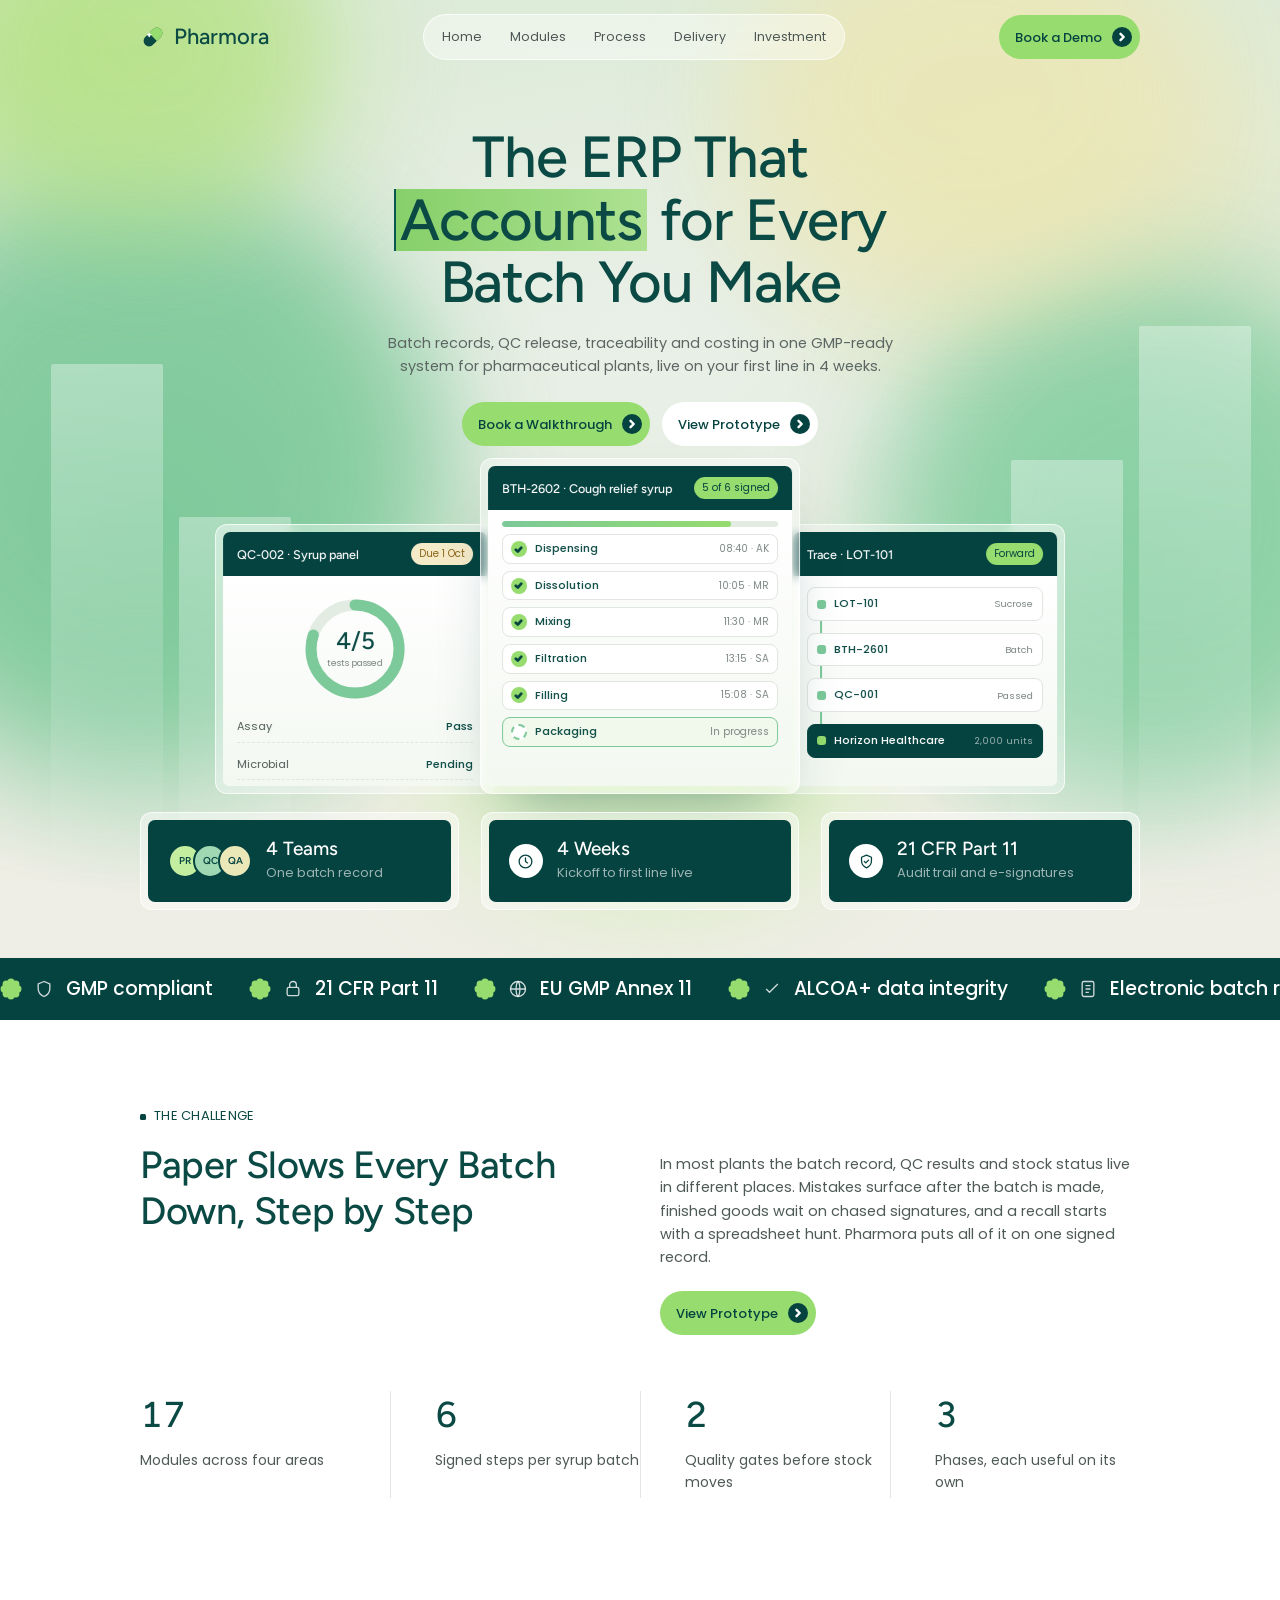
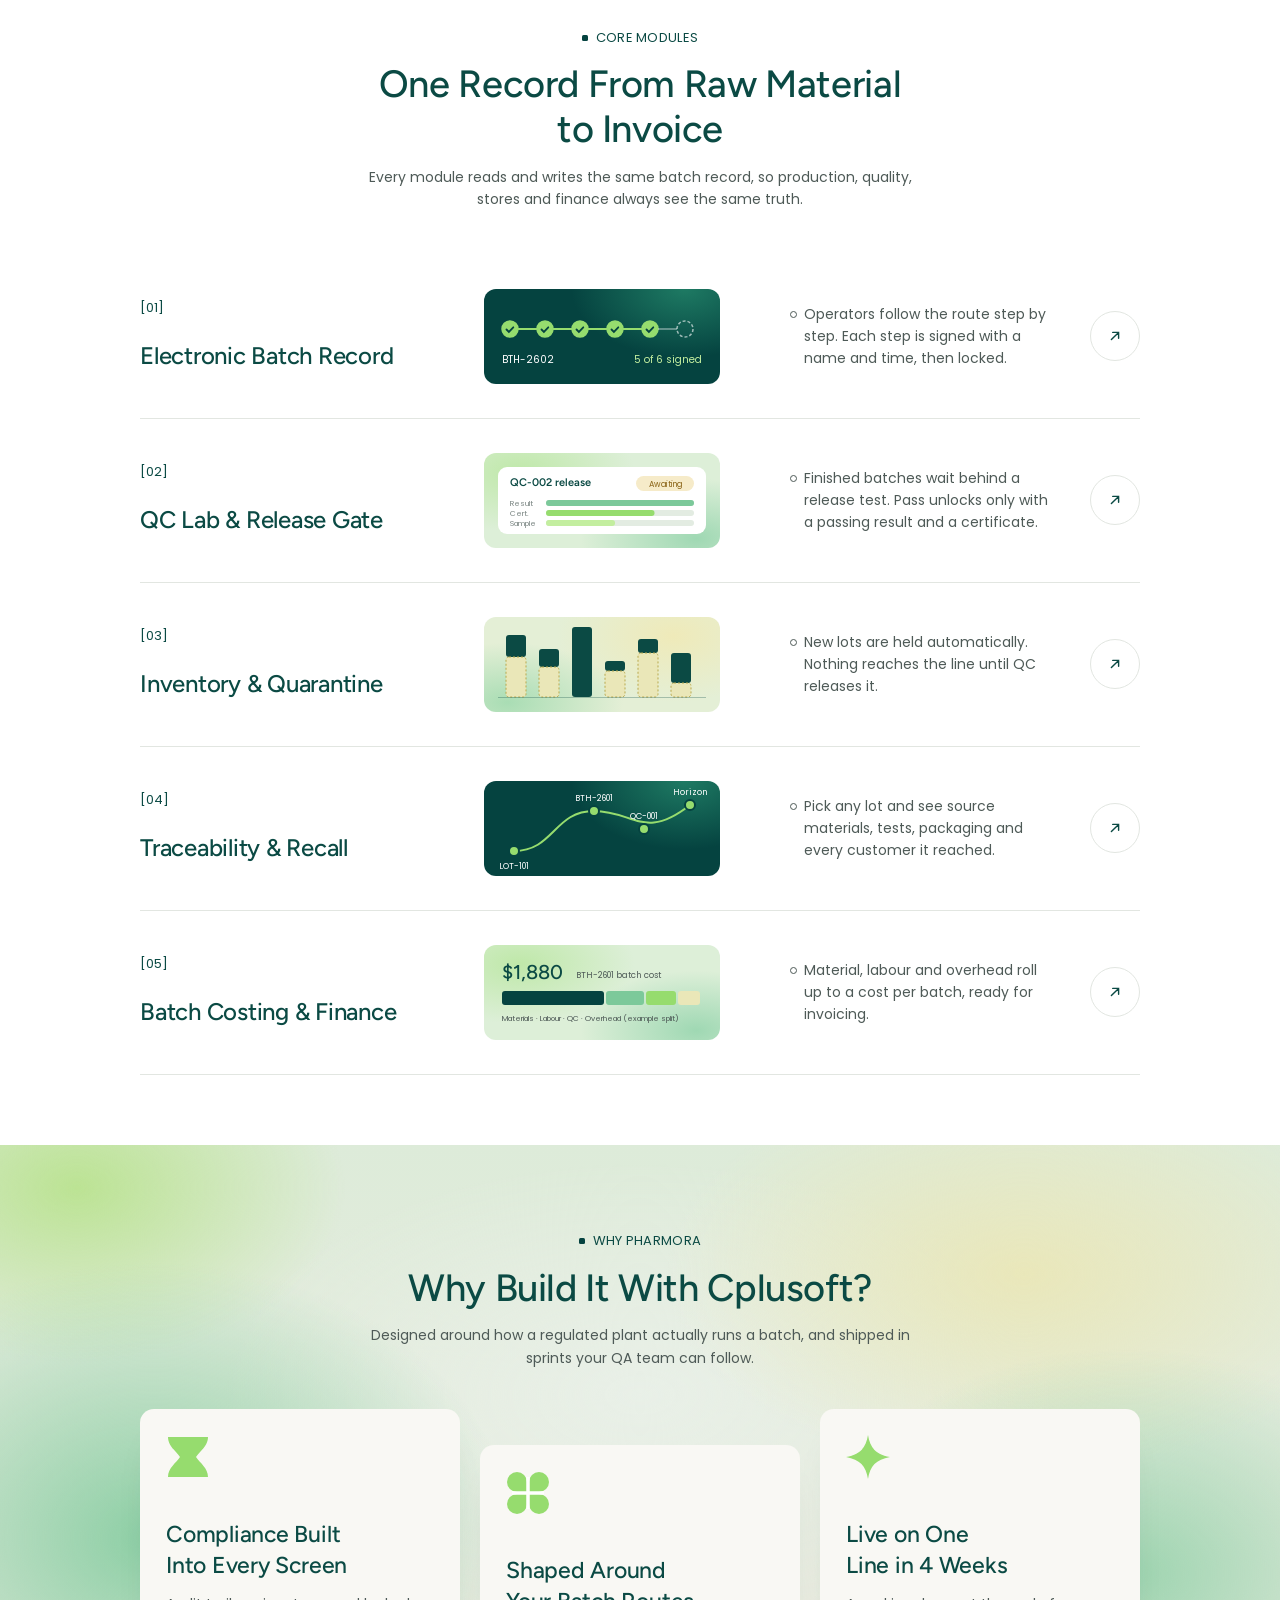
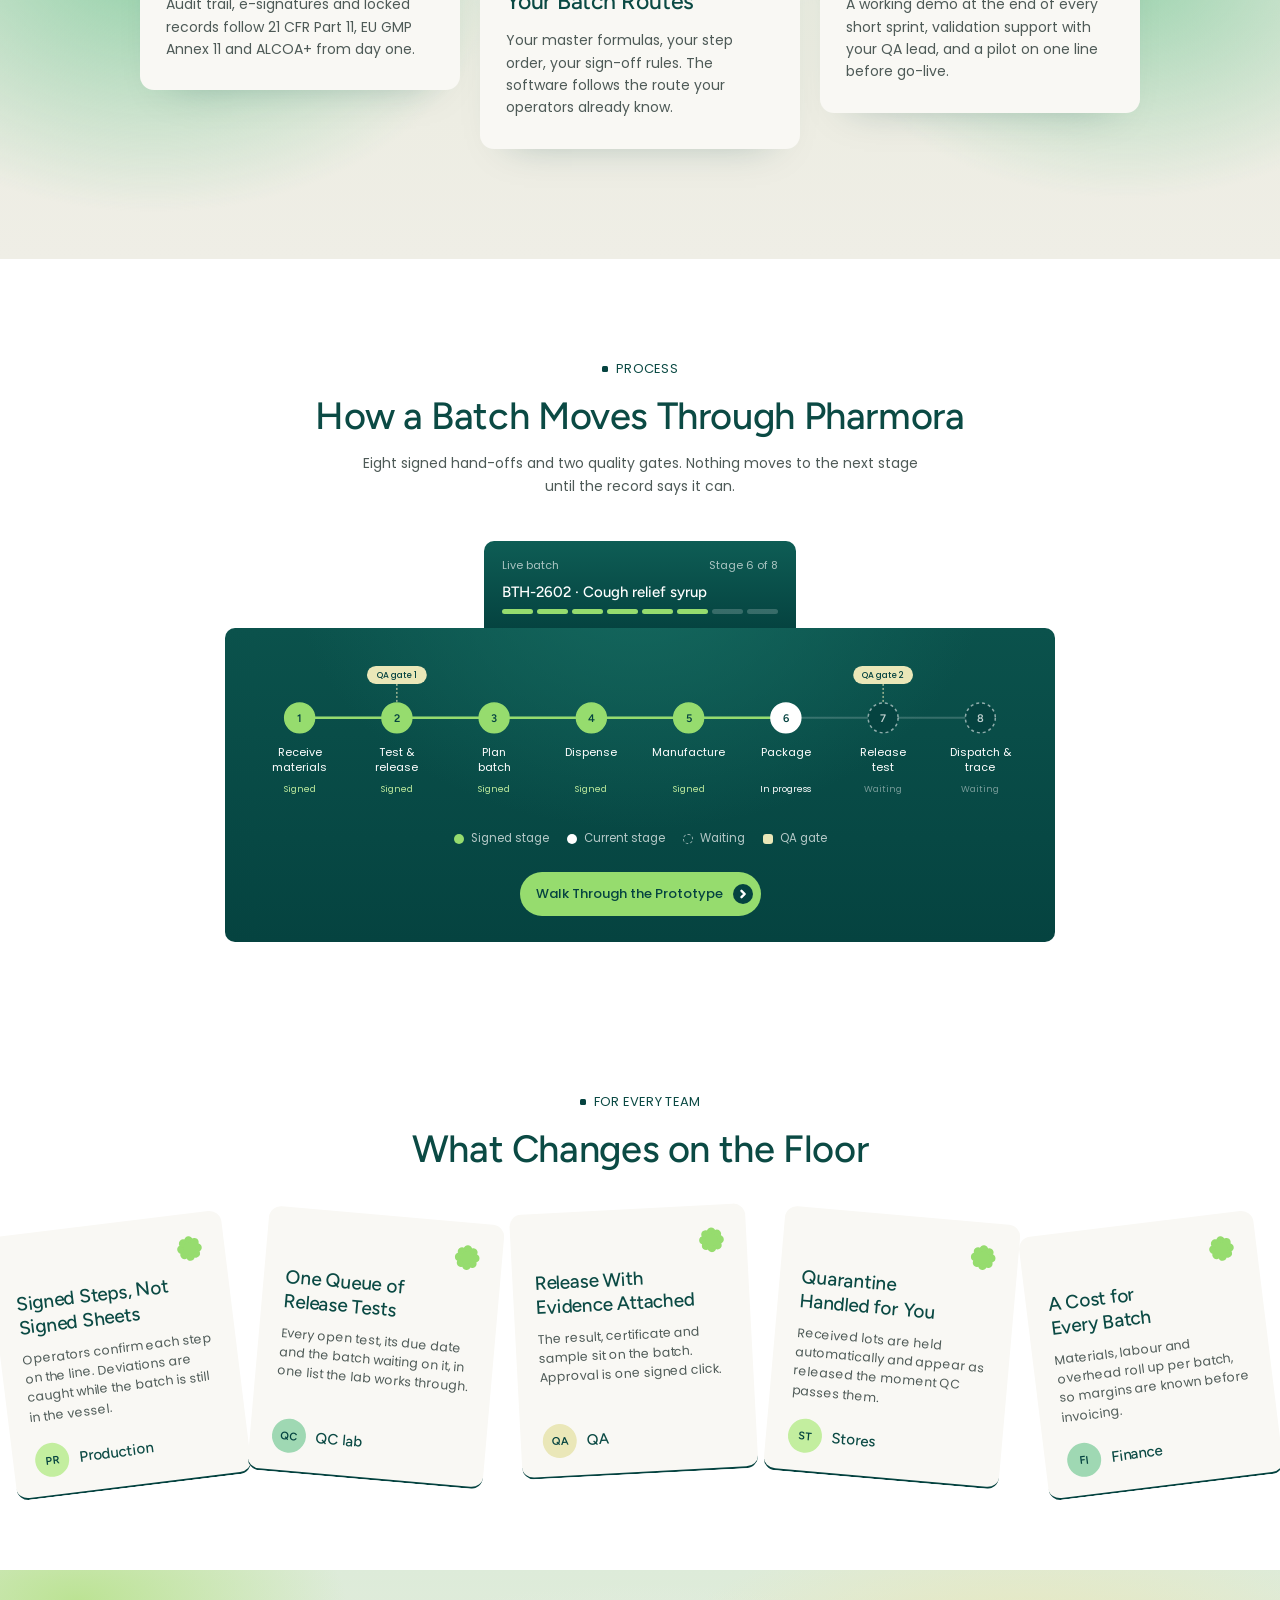
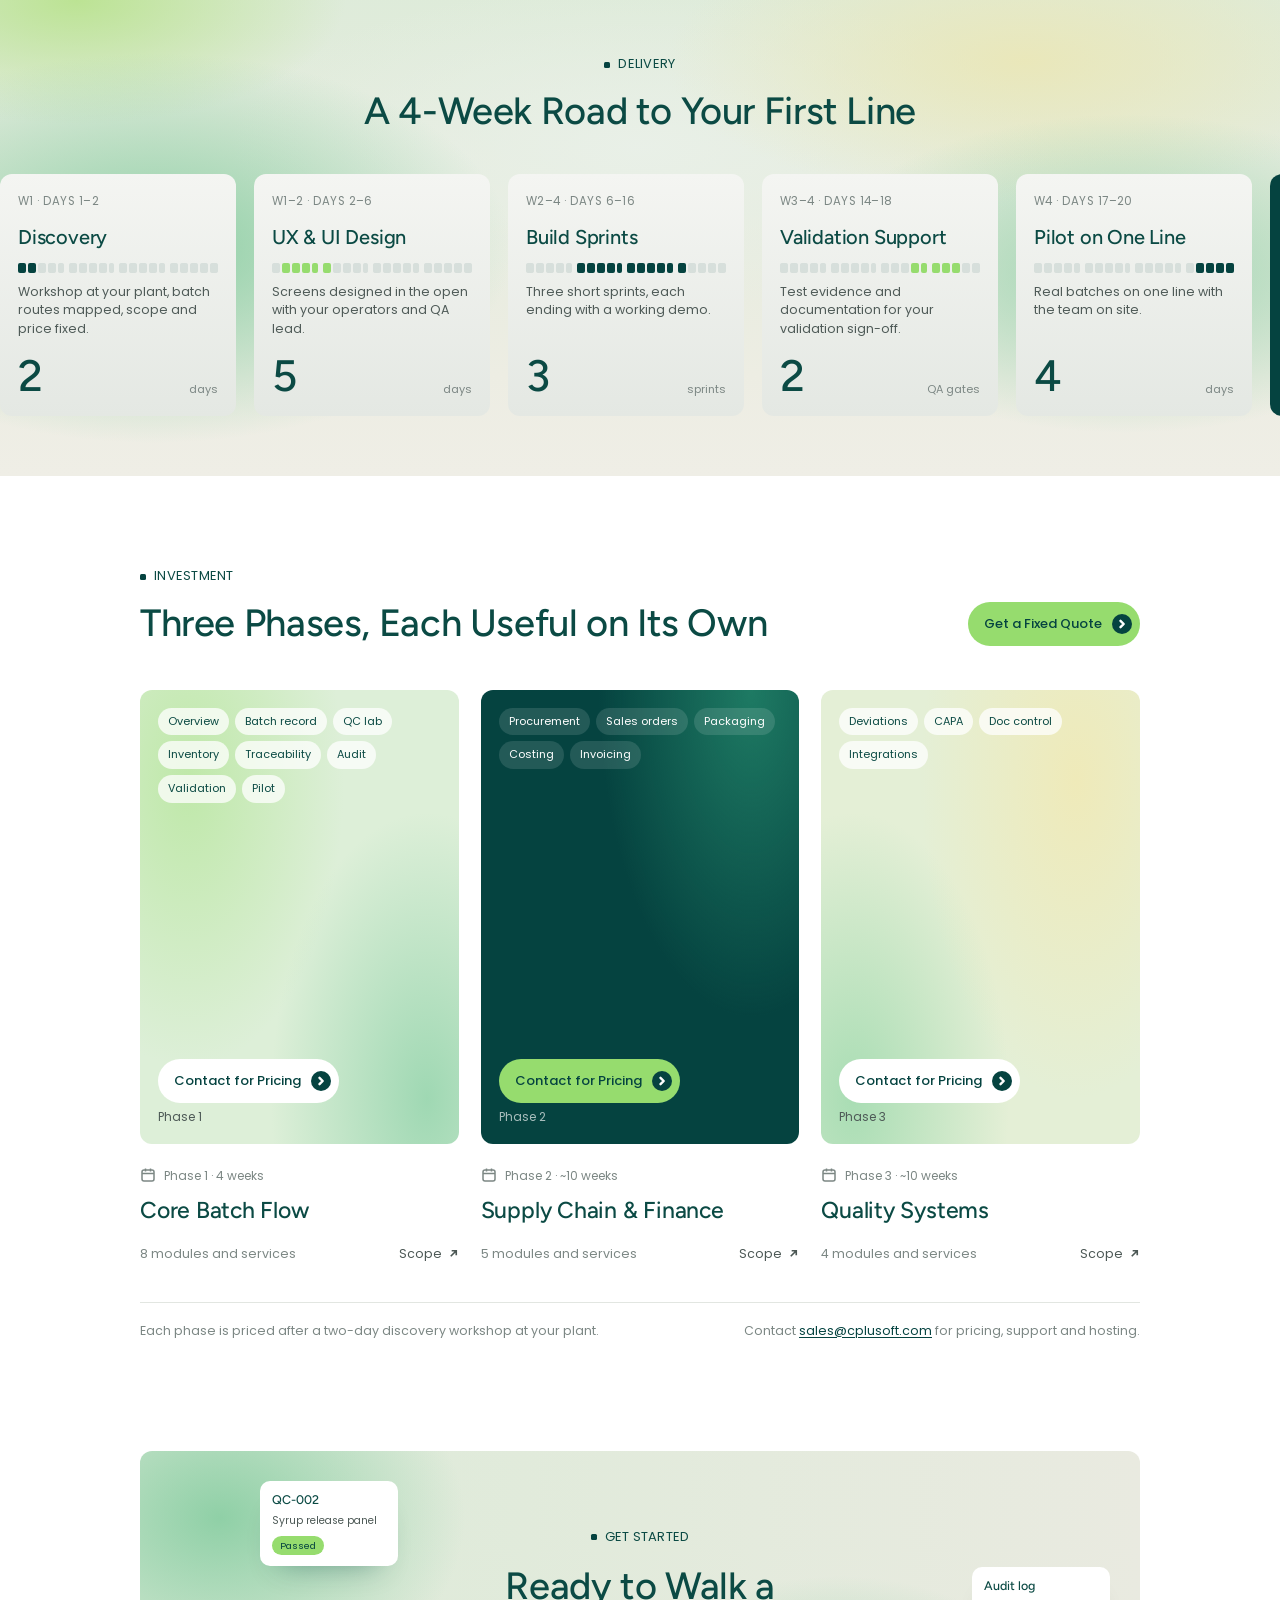
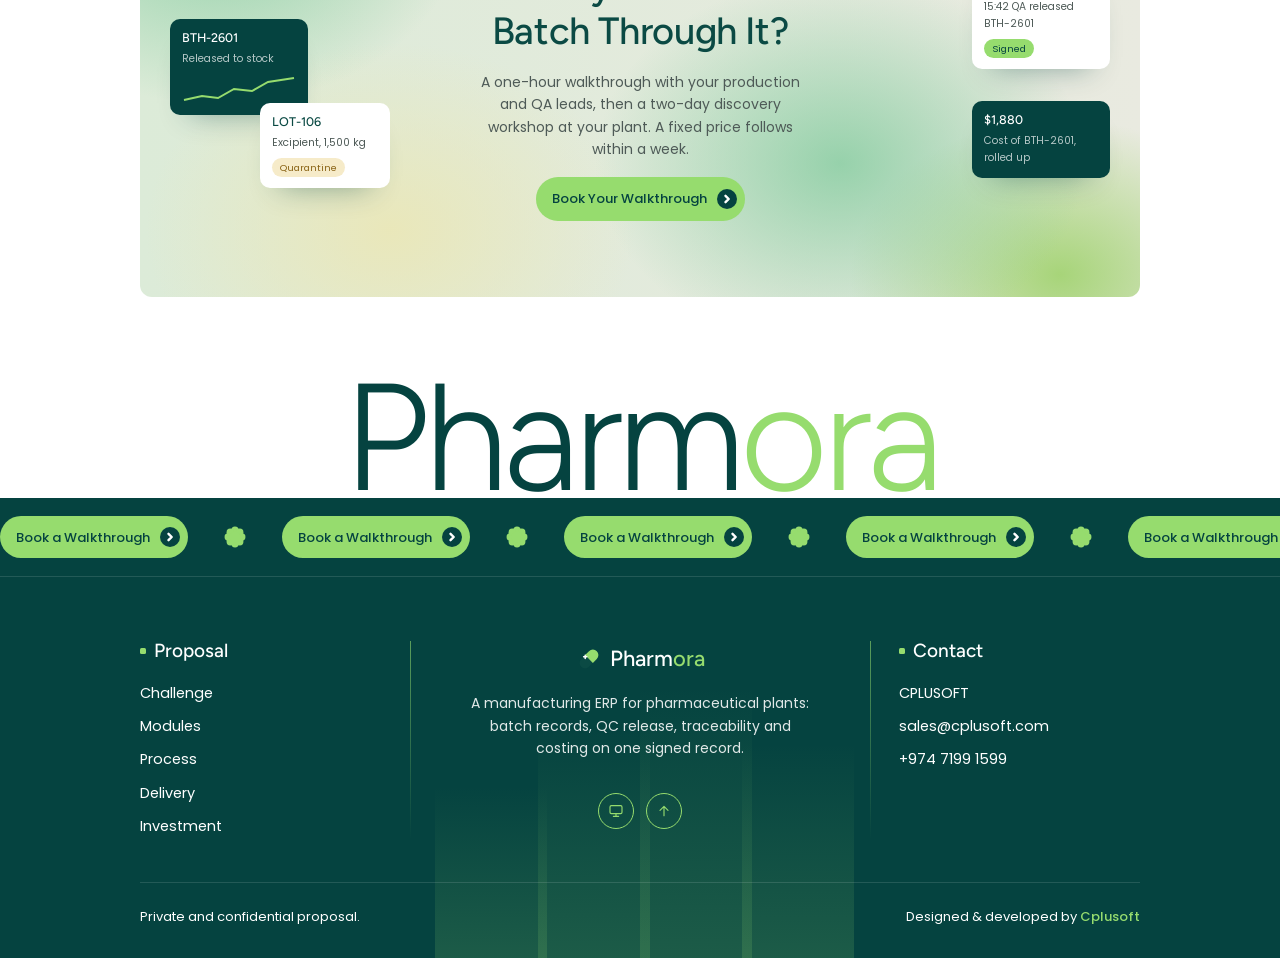
<file: index.html>
<!doctype html>
<html lang="en">
<head>
<meta charset="utf-8">
<meta name="viewport" content="width=device-width, initial-scale=1, viewport-fit=cover">
<title>Pharmora ERP</title>
<meta name="description" content="Pharmora: a manufacturing ERP for pharmaceutical plants. Batch records, QC release, traceability and costing on one signed record.">
<link rel="preconnect" href="https://fonts.googleapis.com">
<link rel="preconnect" href="https://fonts.gstatic.com" crossorigin>
<link rel="stylesheet" href="https://fonts.googleapis.com/css2?family=Figtree:wght@300;400;500;600&family=Poppins:wght@300;400;500&display=swap">
<link rel="stylesheet" href="styles.css">
</head>
<body>


<!-- shared svg defs -->
<svg width="0" height="0" style="position:absolute" aria-hidden="true">
  <defs>
    <symbol id="chev" viewBox="0 0 10 10"><path d="M3.5 1.8 6.7 5 3.5 8.2"/></symbol>
    <symbol id="flower" viewBox="0 0 24 24"><g fill="#96DC6E"><circle cx="12" cy="4.6" r="4"/><circle cx="17.2" cy="6.8" r="4"/><circle cx="19.4" cy="12" r="4"/><circle cx="17.2" cy="17.2" r="4"/><circle cx="12" cy="19.4" r="4"/><circle cx="6.8" cy="17.2" r="4"/><circle cx="4.6" cy="12" r="4"/><circle cx="6.8" cy="6.8" r="4"/><circle cx="12" cy="12" r="6"/></g></symbol>
    <symbol id="capsule" viewBox="0 0 26 26"><g transform="rotate(-45 13 13)"><rect x="2" y="7.5" width="22" height="11" rx="5.5" fill="#0B4A44"/><path d="M13 7.5h5.5a5.5 5.5 0 0 1 0 11H13z" fill="#96DC6E"/></g><path d="M9.2 9.2v3.2M7.6 10.8h3.2" stroke="#fff" stroke-width="1.5" stroke-linecap="round"/></symbol>
    <symbol id="up" viewBox="0 0 20 20"><path d="M6 14 14 6M7.5 6H14v6.5"/></symbol>
  </defs>
</svg>

<header class="mesh hero" id="top">
  <div class="hero-bg" aria-hidden="true"><b class="b1"></b><b class="b2"></b><b class="b3"></b><b class="b4"></b><b class="b5"></b></div>
  <div class="bars" aria-hidden="true">
    <i style="left:4%;height:62%"></i><i style="left:14%;height:46%"></i><i style="left:79%;height:52%"></i><i style="left:89%;height:66%"></i>
  </div>
  <div class="wrap">
    <nav class="nav" aria-label="Main">
      <a class="logo" href="#top"><svg><use href="#capsule"/></svg>Pharmora</a>
      <div class="links">
        <a href="#top">Home</a><a href="#modules">Modules</a><a href="#process">Process</a><a href="#delivery">Delivery</a><a href="#investment">Investment</a>
      </div>
      <a class="btn" href="#cta">Book a Demo <span class="dot"><svg><use href="#chev"/></svg></span></a>
    </nav>

    <div class="hero-copy">
      <h1>The ERP That <span class="hl">Accounts</span> for Every Batch You Make</h1>
      <p class="sub">Batch records, QC release, traceability and costing in one GMP-ready system for pharmaceutical plants, live on your first line in 4 weeks.</p>
      <div class="ctas">
        <a class="btn" href="#cta">Book a Walkthrough <span class="dot"><svg><use href="#chev"/></svg></span></a>
        <a class="btn white" href="https://pharmora-portal-new.vercel.app/" target="_blank" rel="noopener">View Prototype <span class="dot"><svg><use href="#chev"/></svg></span></a>
      </div>
    </div>

    <div class="stage">
      <div class="shots">
        <!-- left: QC release -->
        <div class="frame f-l"><div class="in ui">
          <div class="ui-top"><b>QC-002 · Syrup panel</b><em style="background:#F6EBC9;color:#8A6417">Due 1 Oct</em></div>
          <div class="ui-body">
            <div class="ring-wrap">
              <svg width="112" height="112" viewBox="0 0 112 112" role="img" aria-label="4 of 5 release tests passed">
                <circle cx="56" cy="56" r="44" fill="none" stroke="#E3ECE2" stroke-width="11"/>
                <circle cx="56" cy="56" r="44" fill="none" stroke="#7CC99A" stroke-width="11" stroke-linecap="round" stroke-dasharray="221.2 276.5" transform="rotate(-90 56 56)"/>
                <text x="56" y="56" text-anchor="middle" font-family="Figtree,sans-serif" font-size="24" font-weight="500" fill="#0B4A44">4/5</text>
                <text x="56" y="73" text-anchor="middle" font-family="Poppins,sans-serif" font-size="9" fill="#7C8784">tests passed</text>
              </svg>
            </div>
            <div class="kv"><span>Assay</span><b class="pass">Pass</b></div>
            <div class="kv"><span>Microbial</span><b class="wait">Pending</b></div>
          </div>
        </div></div>
        <!-- centre: batch record -->
        <div class="frame f-c"><div class="in ui">
          <div class="ui-top"><b>BTH-2602 · Cough relief syrup</b><em>5 of 6 signed</em></div>
          <div class="ui-body">
            <div class="prog" aria-hidden="true"><i></i></div>
            <div class="steprow"><span class="ck"><svg viewBox="0 0 10 10"><path d="M2 5.2 4.2 7.4 8 3"/></svg></span><span class="nm">Dispensing</span><span class="tm">08:40 · AK</span></div>
            <div class="steprow"><span class="ck"><svg viewBox="0 0 10 10"><path d="M2 5.2 4.2 7.4 8 3"/></svg></span><span class="nm">Dissolution</span><span class="tm">10:05 · MR</span></div>
            <div class="steprow"><span class="ck"><svg viewBox="0 0 10 10"><path d="M2 5.2 4.2 7.4 8 3"/></svg></span><span class="nm">Mixing</span><span class="tm">11:30 · MR</span></div>
            <div class="steprow"><span class="ck"><svg viewBox="0 0 10 10"><path d="M2 5.2 4.2 7.4 8 3"/></svg></span><span class="nm">Filtration</span><span class="tm">13:15 · SA</span></div>
            <div class="steprow"><span class="ck"><svg viewBox="0 0 10 10"><path d="M2 5.2 4.2 7.4 8 3"/></svg></span><span class="nm">Filling</span><span class="tm">15:08 · SA</span></div>
            <div class="steprow now"><span class="ck"></span><span class="nm">Packaging</span><span class="tm">In progress</span></div>
          </div>
        </div></div>
        <!-- right: trace -->
        <div class="frame f-r"><div class="in ui">
          <div class="ui-top"><b>Trace · LOT-101</b><em>Forward</em></div>
          <div class="ui-body chain">
            <div class="node"><i></i><b>LOT-101</b><small>Sucrose</small></div><div class="link"></div>
            <div class="node"><i></i><b>BTH-2601</b><small>Batch</small></div><div class="link"></div>
            <div class="node"><i></i><b>QC-001</b><small>Passed</small></div><div class="link"></div>
            <div class="node end"><i></i><b>Horizon Healthcare</b><small>2,000 units</small></div>
          </div>
        </div></div>
      </div>

      <div class="stat"><div class="in">
        <div class="av" aria-hidden="true"><i style="background:#C3EE9F">PR</i><i style="background:#9FD8B3">QC</i><i style="background:#EAE7B8">QA</i></div>
        <div><b>4 Teams</b><span>One batch record</span></div>
      </div></div>
      <div class="stat"><div class="in">
        <span class="ic"><svg viewBox="0 0 24 24"><circle cx="12" cy="12" r="9"/><path d="M12 7v5l3 2"/></svg></span>
        <div><b>4 Weeks</b><span>Kickoff to first line live</span></div>
      </div></div>
      <div class="stat"><div class="in">
        <span class="ic"><svg viewBox="0 0 24 24"><path d="M12 3 5 6v5c0 4.5 3 8.3 7 10 4-1.7 7-5.5 7-10V6z"/><path d="m9 12 2 2 4-4"/></svg></span>
        <div><b>21 CFR Part 11</b><span>Audit trail and e-signatures</span></div>
      </div></div>
    </div>
  </div>
</header>

<div class="ticker" aria-label="Standards Pharmora is designed around">
  <div class="track" id="tk"></div>
</div>

<main>
<section class="about wrap" id="challenge">
  <span class="tag">The challenge</span>
  <div class="about-grid">
    <h2>Paper Slows Every Batch Down, Step by Step</h2>
    <div class="r">
      <p>In most plants the batch record, QC results and stock status live in different places. Mistakes surface after the batch is made, finished goods wait on chased signatures, and a recall starts with a spreadsheet hunt. Pharmora puts all of it on one signed record.</p>
      <a class="btn" href="https://pharmora-portal-new.vercel.app/" target="_blank" rel="noopener">View Prototype <span class="dot"><svg><use href="#chev"/></svg></span></a>
    </div>
  </div>
  <div class="stats">
    <div><b>17</b><span>Modules across four areas</span></div>
    <div><b>6</b><span>Signed steps per syrup batch</span></div>
    <div><b>2</b><span>Quality gates before stock moves</span></div>
    <div><b>3</b><span>Phases, each useful on its own</span></div>
  </div>
</section>

<section class="mods wrap" id="modules">
  <div class="sec-head center">
    <span class="tag">Core modules</span>
    <h2>One Record From Raw Material<br>to Invoice</h2>
    <p class="lede">Every module reads and writes the same batch record, so production, quality, stores and finance always see the same truth.</p>
  </div>
  <div class="mlist" id="mlist"></div>
</section>

<section class="mesh why" id="why">
  <div class="wrap">
    <div class="sec-head center">
      <span class="tag">Why Pharmora</span>
      <h2>Why Build It With Cplusoft?</h2>
      <p class="lede">Designed around how a regulated plant actually runs a batch, and shipped in sprints your QA team can follow.</p>
    </div>
    <div class="cards">
      <div class="wcard">
        <svg viewBox="0 0 44 44" aria-hidden="true"><path fill="#96DC6E" d="M2 2h40c0 9-8 14-12 20 4 6 12 11 12 20H2c0-9 8-14 12-20C10 16 2 11 2 2z"/></svg>
        <h3>Compliance Built Into Every Screen</h3>
        <p>Audit trail, e-signatures and locked records follow 21 CFR Part 11, EU GMP Annex 11 and ALCOA+ from day one.</p>
      </div>
      <div class="wcard">
        <svg viewBox="0 0 44 44" aria-hidden="true"><g fill="#96DC6E"><circle cx="11" cy="11" r="10"/><circle cx="33" cy="11" r="10"/><circle cx="11" cy="33" r="10"/><circle cx="33" cy="33" r="10"/><rect x="11" y="11" width="22" height="22"/></g><path d="M22 6v32M6 22h32" stroke="#fff" stroke-width="3.5"/></svg>
        <h3>Shaped Around Your Batch Routes</h3>
        <p>Your master formulas, your step order, your sign-off rules. The software follows the route your operators already know.</p>
      </div>
      <div class="wcard">
        <svg viewBox="0 0 44 44" aria-hidden="true"><path fill="#96DC6E" d="M22 0c2 13 8 19.5 22 22-14 2.5-20 9-22 22-2-13-8-19.5-22-22C14 19.5 20 13 22 0z"/></svg>
        <h3>Live on One Line in 4 Weeks</h3>
        <p>A working demo at the end of every short sprint, validation support with your QA lead, and a pilot on one line before go-live.</p>
      </div>
    </div>
  </div>
</section>

<section class="process wrap" id="process">
  <div class="sec-head center">
    <span class="tag">Process</span>
    <h2>How a Batch Moves Through Pharmora</h2>
    <p class="lede">Eight signed hand-offs and two quality gates. Nothing moves to the next stage until the record says it can.</p>
  </div>
  <div class="stepped">
    <div class="tab">
      <div class="row"><span>Live batch</span><span>Stage 6 of 8</span></div>
      <b>BTH-2602 · Cough relief syrup</b>
      <div class="pips" aria-hidden="true"><i></i><i></i><i></i><i></i><i></i><i></i><i class="o"></i><i class="o"></i></div>
    </div>
    <div class="panel">
      <div class="flow" id="flow"></div>
      <div class="legend">
        <span><i style="background:#96DC6E"></i>Signed stage</span>
        <span><i style="background:#fff"></i>Current stage</span>
        <span><i style="border:1.5px dashed rgba(255,255,255,.6)"></i>Waiting</span>
        <span><i style="background:#EAE7B8;border-radius:3px"></i>QA gate</span>
      </div>
      <a class="btn" href="https://pharmora-portal-new.vercel.app/" target="_blank" rel="noopener">Walk Through the Prototype <span class="dot"><svg><use href="#chev"/></svg></span></a>
    </div>
  </div>
</section>

<section class="roles" id="teams" aria-label="What changes for each team">
  <div class="wrap sec-head center">
    <span class="tag">For every team</span>
    <h2>What Changes on the Floor</h2>
  </div>
  <div class="rtrack" id="rtrack"></div>
</section>

<section class="mesh delivery" id="delivery">
  <div class="wrap sec-head center">
    <span class="tag">Delivery</span>
    <h2>A 4-Week Road to Your First Line</h2>
  </div>
  <div class="dtrack" id="dtrack"></div>
</section>

<section class="invest wrap" id="investment">
  <div class="ihead">
    <div class="sec-head">
      <span class="tag">Investment</span>
      <h2>Three Phases, Each Useful on Its Own</h2>
    </div>
    <a class="btn" href="#cta">Get a Fixed Quote <span class="dot"><svg><use href="#chev"/></svg></span></a>
  </div>
  <div class="icards" id="icards"></div>
  <div class="inote"><span>Each phase is priced after a two-day discovery workshop at your plant.</span><span>Contact <a href="mailto:sales@cplusoft.com">sales@cplusoft.com</a> for pricing, support and hosting.</span></div>
</section>

<section class="cta wrap" id="cta">
  <div class="ctacard">
    <div class="tile t1"><b>QC-002</b><span>Syrup release panel</span><span class="pill">Passed</span></div>
    <div class="tile t2 dk"><b>BTH-2601</b><span>Released to stock</span>
      <svg class="spark" viewBox="0 0 110 30" aria-hidden="true"><path d="M0 26 18 22 34 24 50 15 68 17 84 8 110 4" fill="none" stroke="#96DC6E" stroke-width="2"/></svg></div>
    <div class="tile t3"><b>LOT-106</b><span>Excipient, 1,500 kg</span><span class="pill w">Quarantine</span></div>
    <div class="tile t4"><b>Audit log</b><span>15:42 QA released BTH-2601</span><span class="pill">Signed</span></div>
    <div class="tile t5 dk"><b>$1,880</b><span>Cost of BTH-2601, rolled up</span></div>
    <span class="tag">Get started</span>
    <h2>Ready to Walk a Batch Through It?</h2>
    <p>A one-hour walkthrough with your production and QA leads, then a two-day discovery workshop at your plant. A fixed price follows within a week.</p>
    <a class="btn" href="https://pharmora-portal-new.vercel.app/" target="_blank" rel="noopener">Book Your Walkthrough <span class="dot"><svg><use href="#chev"/></svg></span></a>
  </div>
</section>
</main>

<div class="word" aria-hidden="true">Pharm<span>ora</span></div>
<div class="pills" aria-hidden="true"><div class="track" id="pk"></div></div>
<footer>
  <div class="bars" aria-hidden="true"><i style="left:34%;height:60%"></i><i style="left:42%;height:80%"></i><i style="left:50%;height:95%"></i><i style="left:58%;height:75%"></i></div>
  <div class="wrap">
    <div class="fgrid">
      <div>
        <div class="fh">Proposal</div>
        <div class="fl"><a href="#challenge">Challenge</a><a href="#modules">Modules</a><a href="#process">Process</a><a href="#delivery">Delivery</a><a href="#investment">Investment</a></div>
      </div>
      <div class="fmid">
        <a class="logo" href="#top"><svg><use href="#capsule"/></svg><span style="color:#fff">Pharm<span>ora</span></span></a>
        <p>A manufacturing ERP for pharmaceutical plants: batch records, QC release, traceability and costing on one signed record.</p>
        <div class="soc">
          <a href="https://pharmora-portal-new.vercel.app/" target="_blank" rel="noopener" aria-label="Open the prototype"><svg viewBox="0 0 24 24"><rect x="3" y="4" width="18" height="12" rx="2"/><path d="M8 20h8M12 16v4"/></svg></a>
          <a href="#top" aria-label="Back to top"><svg viewBox="0 0 24 24"><path d="M12 19V5M6 11l6-6 6 6"/></svg></a>
        </div>
      </div>
      <div>
        <div class="fh">Contact</div>
        <div class="fl"><span>CPLUSOFT</span><a href="mailto:sales@cplusoft.com">sales@cplusoft.com</a><a href="tel:+97471991599">+974 7199 1599</a></div>
      </div>
    </div>
    <div class="fbot"><span>Private and confidential proposal.</span><span>Designed &amp; developed by <b>Cplusoft</b></span></div>
  </div>
</footer>

<script src="app.js"></script>

</body>
</html>
</file>
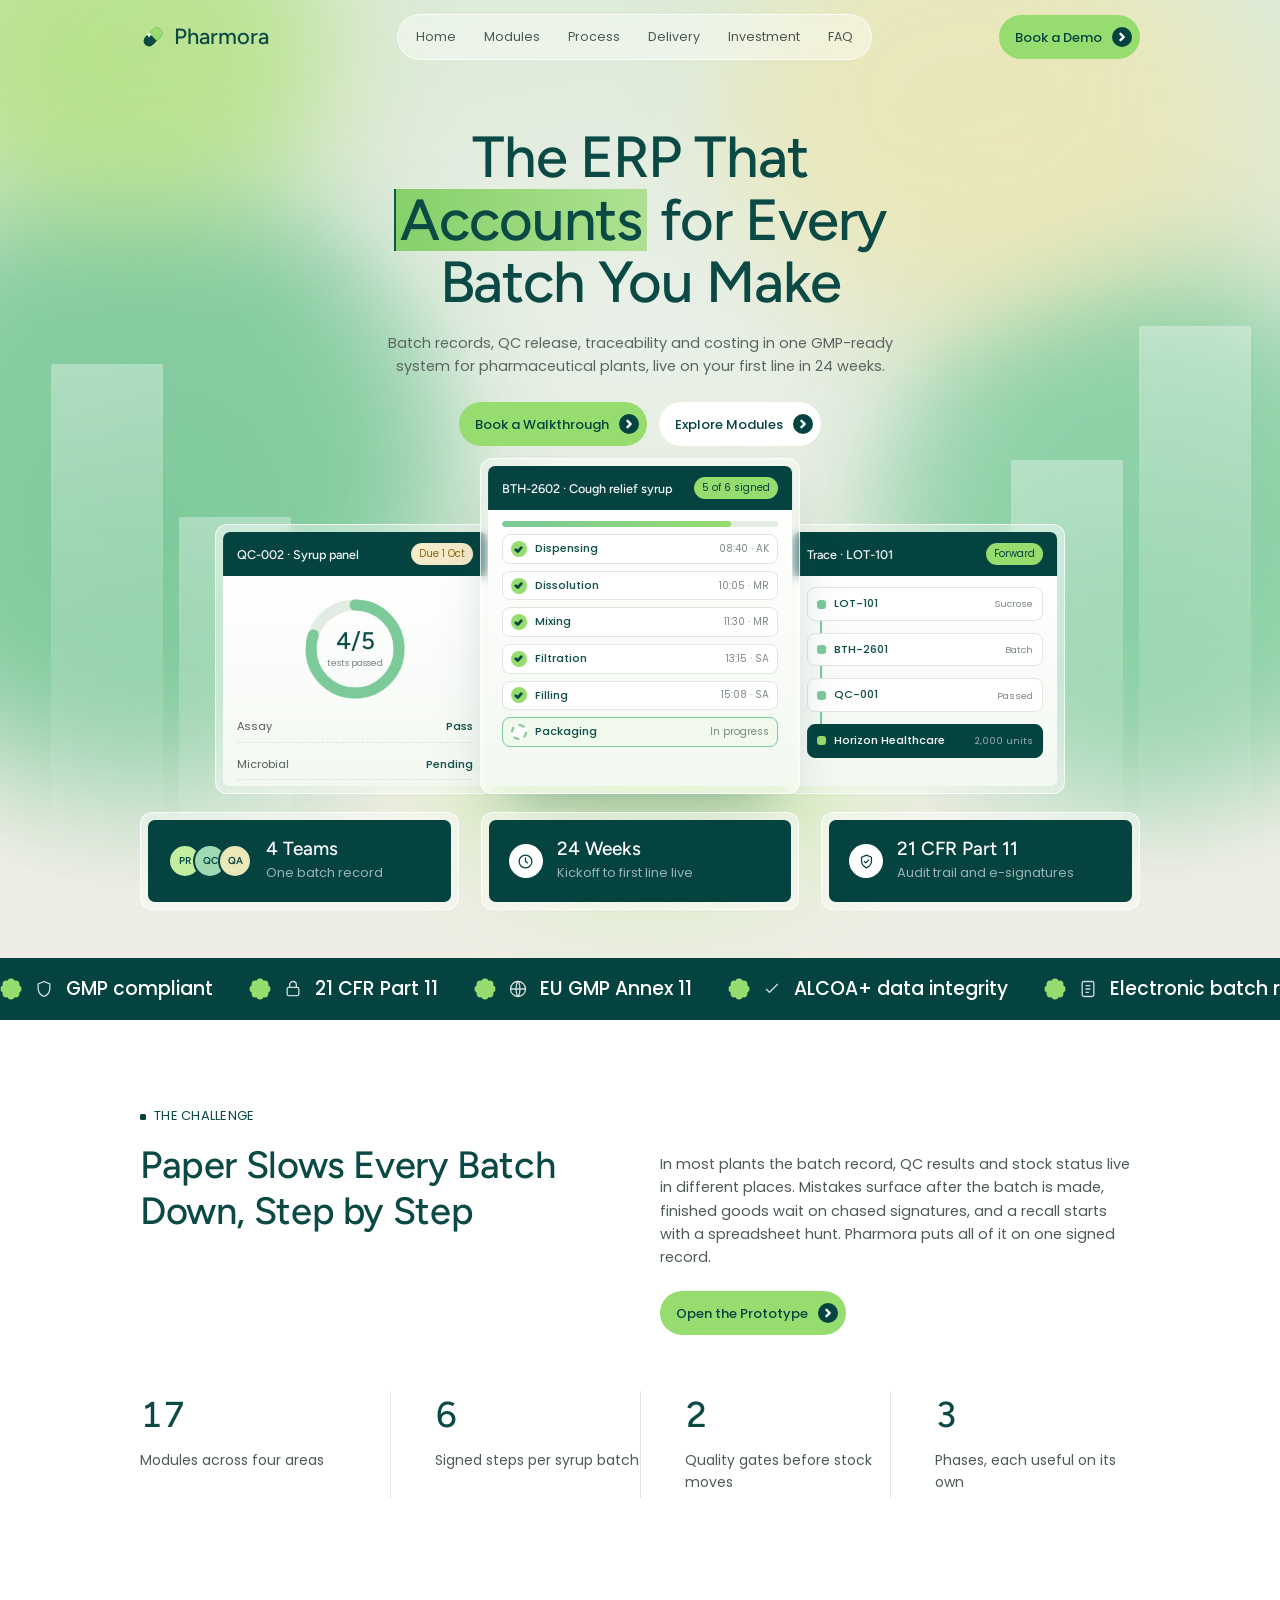
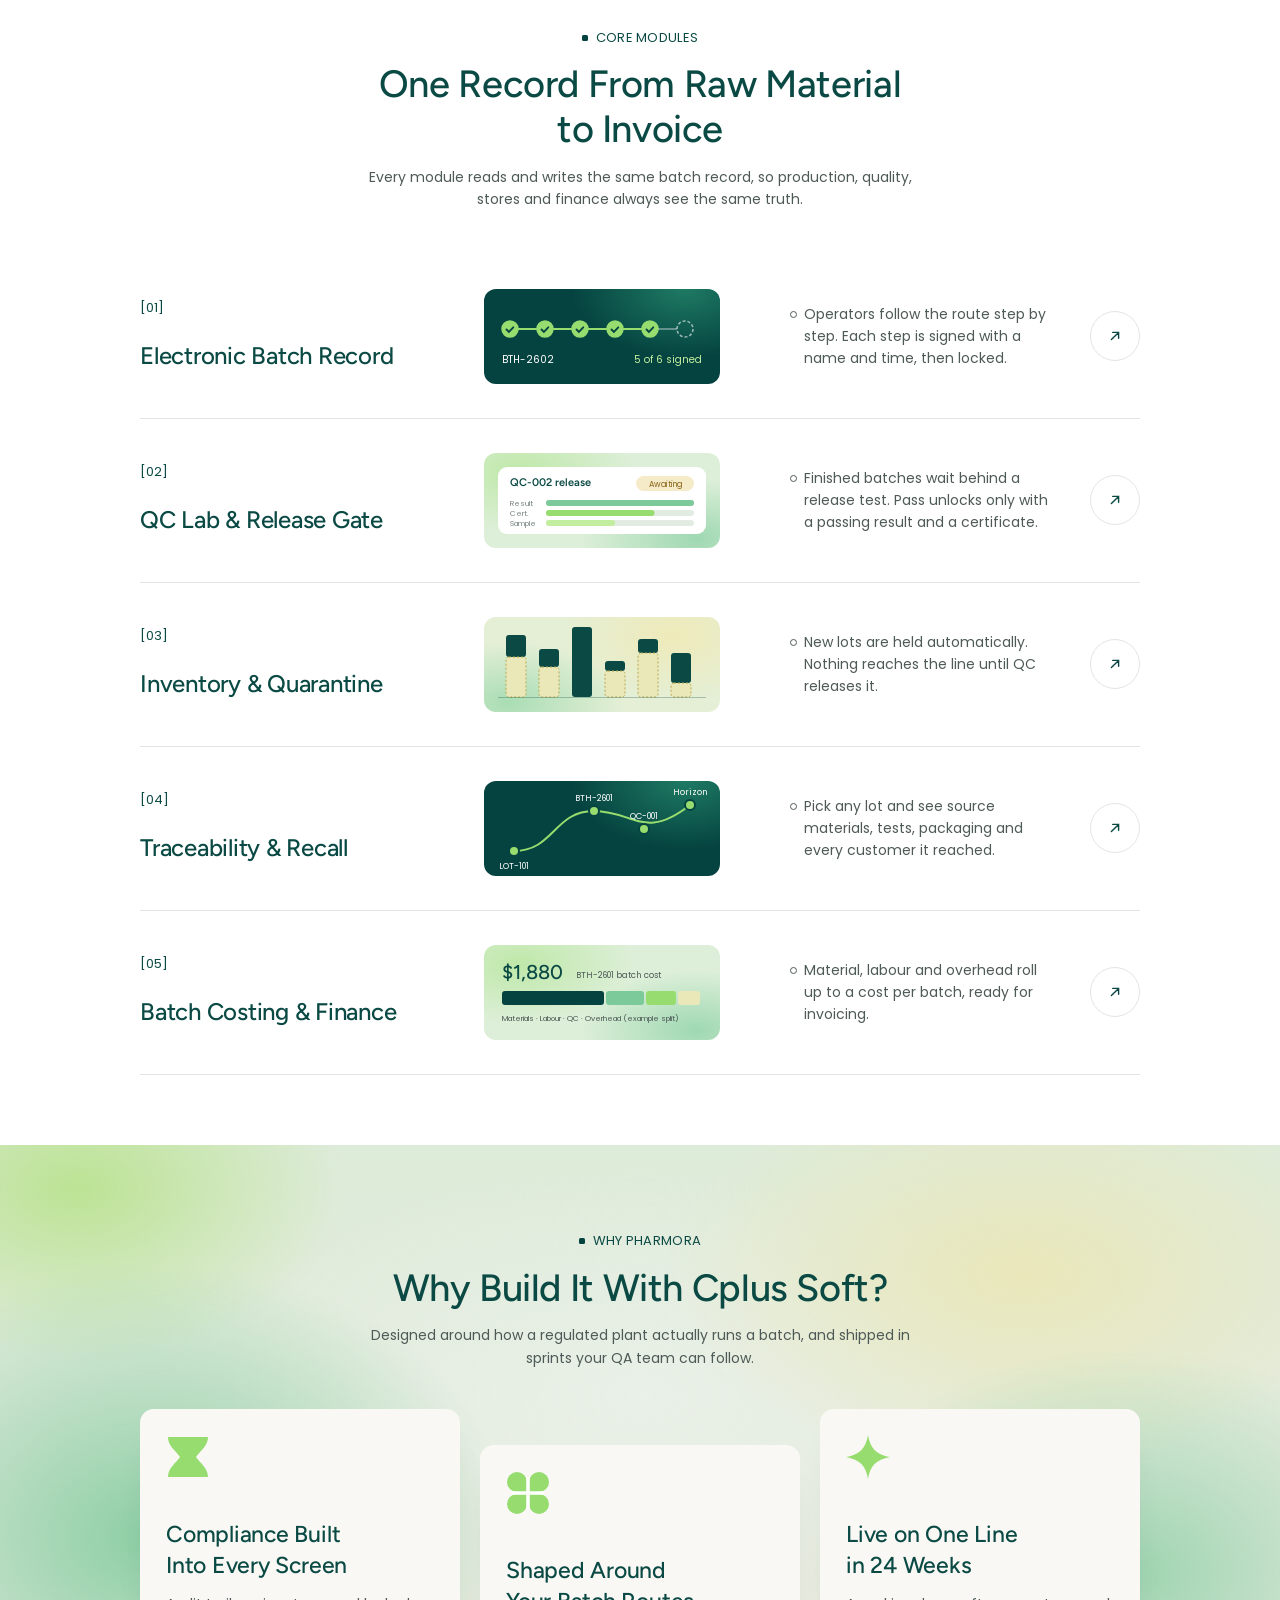
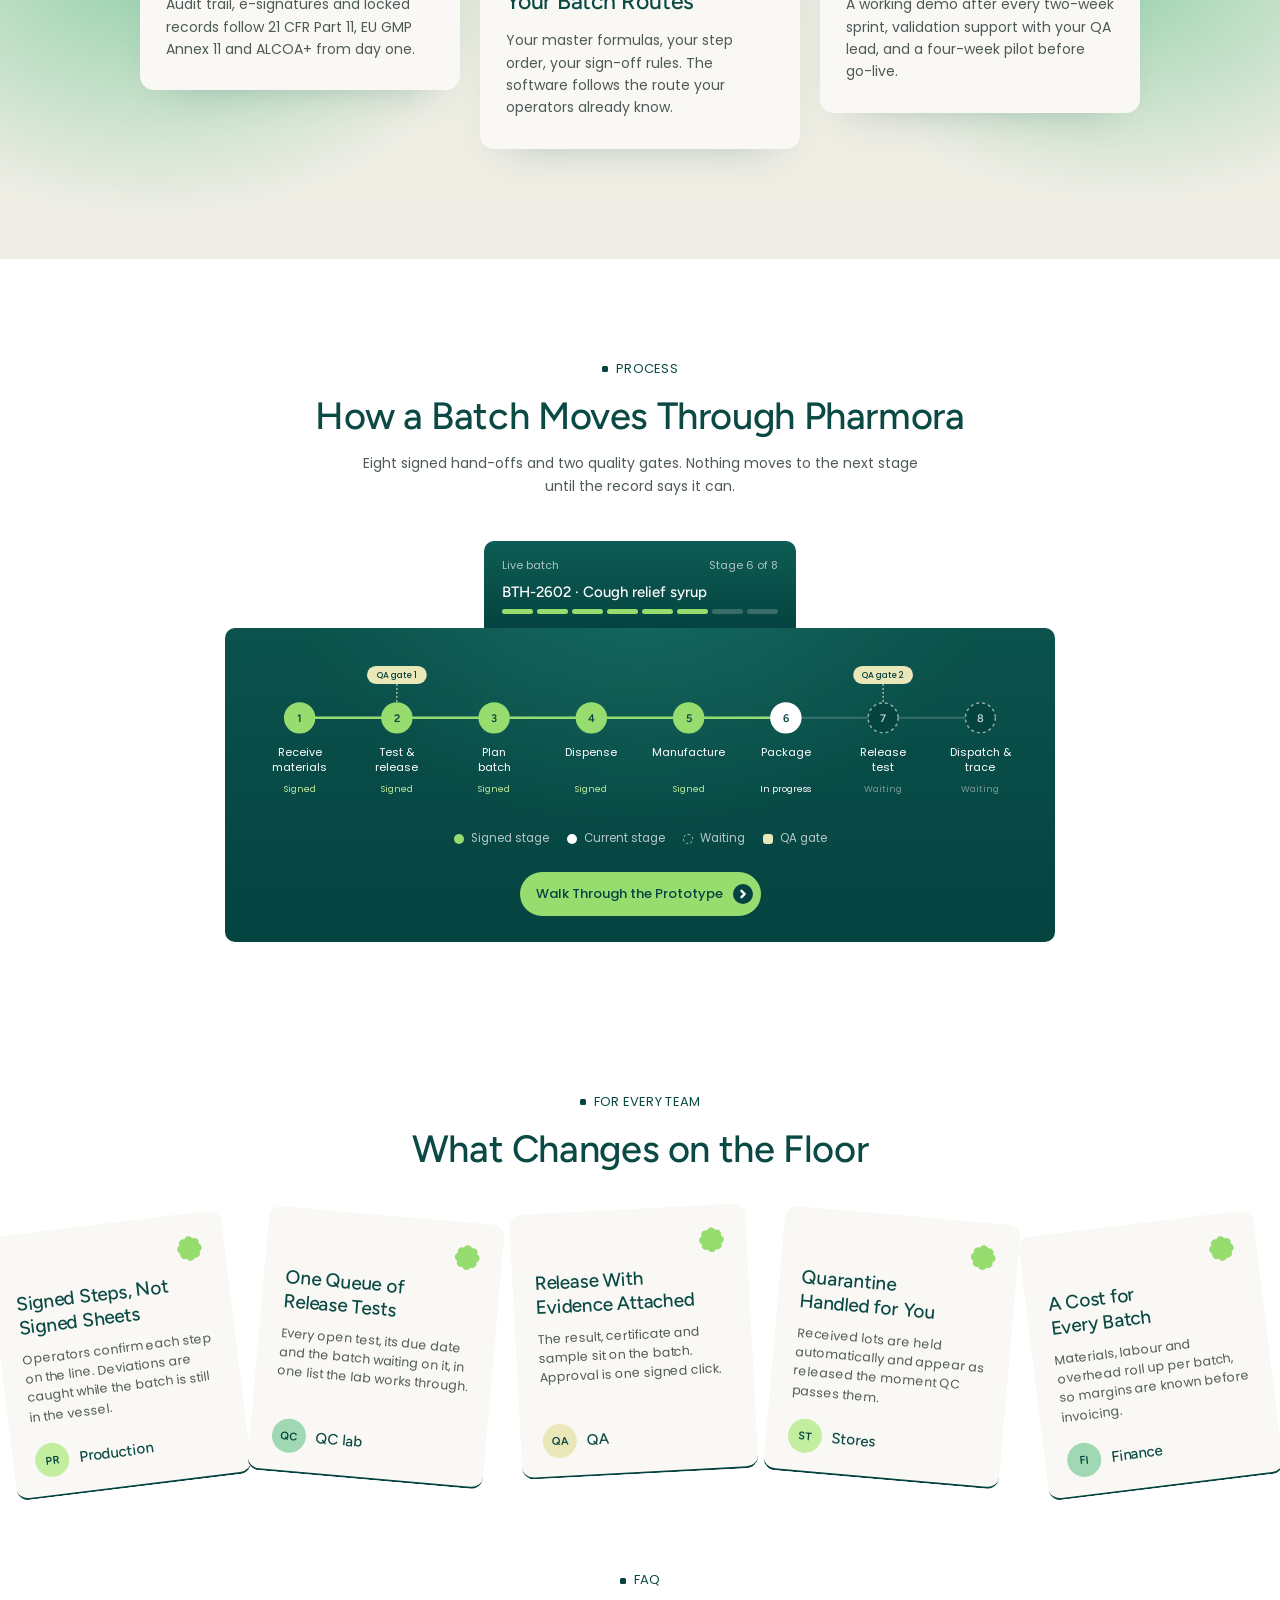
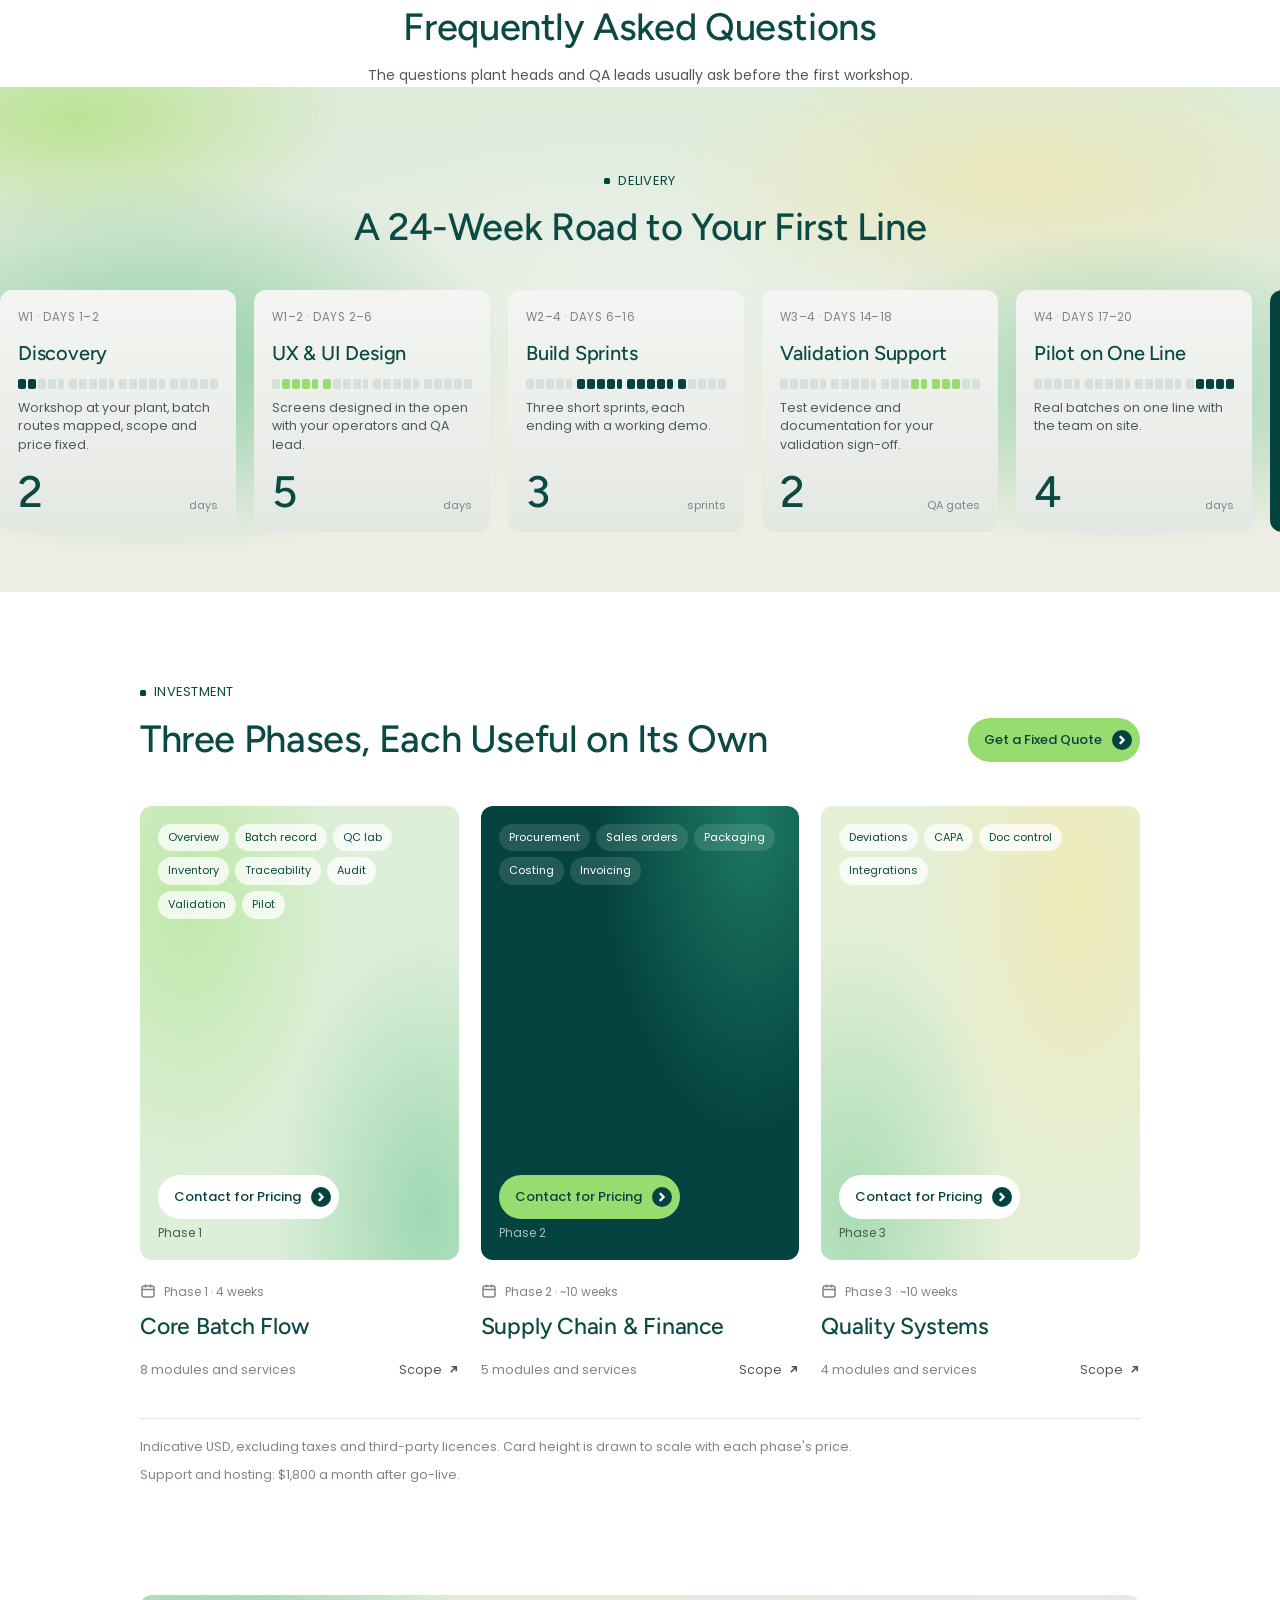
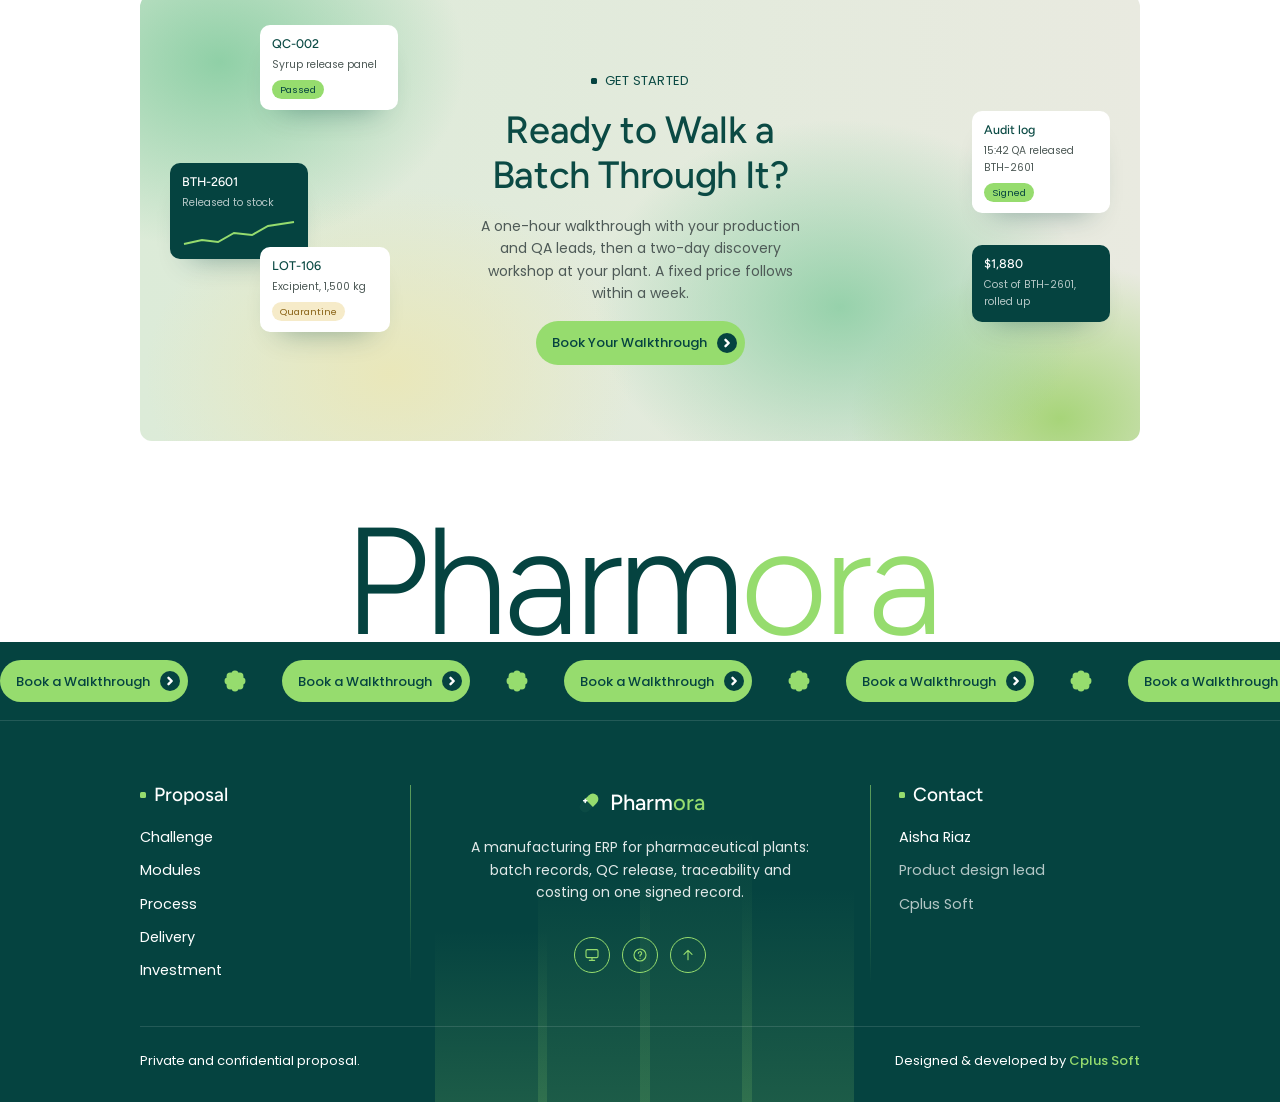
<file: index (1).html>
<!doctype html>
<html lang="en">
<head>
<meta charset="utf-8">
<meta name="viewport" content="width=device-width, initial-scale=1, viewport-fit=cover">
<title>Pharmora ERP</title>
<meta name="description" content="Pharmora: a manufacturing ERP for pharmaceutical plants. Batch records, QC release, traceability and costing on one signed record.">
<link rel="preconnect" href="https://fonts.googleapis.com">
<link rel="preconnect" href="https://fonts.gstatic.com" crossorigin>
<link rel="stylesheet" href="https://fonts.googleapis.com/css2?family=Figtree:wght@300;400;500;600&family=Poppins:wght@300;400;500&display=swap">
<link rel="stylesheet" href="styles.css">
</head>
<body>


<!-- shared svg defs -->
<svg width="0" height="0" style="position:absolute" aria-hidden="true">
  <defs>
    <symbol id="chev" viewBox="0 0 10 10"><path d="M3.5 1.8 6.7 5 3.5 8.2"/></symbol>
    <symbol id="flower" viewBox="0 0 24 24"><g fill="#96DC6E"><circle cx="12" cy="4.6" r="4"/><circle cx="17.2" cy="6.8" r="4"/><circle cx="19.4" cy="12" r="4"/><circle cx="17.2" cy="17.2" r="4"/><circle cx="12" cy="19.4" r="4"/><circle cx="6.8" cy="17.2" r="4"/><circle cx="4.6" cy="12" r="4"/><circle cx="6.8" cy="6.8" r="4"/><circle cx="12" cy="12" r="6"/></g></symbol>
    <symbol id="capsule" viewBox="0 0 26 26"><g transform="rotate(-45 13 13)"><rect x="2" y="7.5" width="22" height="11" rx="5.5" fill="#0B4A44"/><path d="M13 7.5h5.5a5.5 5.5 0 0 1 0 11H13z" fill="#96DC6E"/></g><path d="M9.2 9.2v3.2M7.6 10.8h3.2" stroke="#fff" stroke-width="1.5" stroke-linecap="round"/></symbol>
    <symbol id="up" viewBox="0 0 20 20"><path d="M6 14 14 6M7.5 6H14v6.5"/></symbol>
  </defs>
</svg>

<header class="mesh hero" id="top">
  <div class="hero-bg" aria-hidden="true"><b class="b1"></b><b class="b2"></b><b class="b3"></b><b class="b4"></b><b class="b5"></b></div>
  <div class="bars" aria-hidden="true">
    <i style="left:4%;height:62%"></i><i style="left:14%;height:46%"></i><i style="left:79%;height:52%"></i><i style="left:89%;height:66%"></i>
  </div>
  <div class="wrap">
    <nav class="nav" aria-label="Main">
      <a class="logo" href="#top"><svg><use href="#capsule"/></svg>Pharmora</a>
      <div class="links">
        <a href="#top">Home</a><a href="#modules">Modules</a><a href="#process">Process</a><a href="#delivery">Delivery</a><a href="#investment">Investment</a><a href="#faq">FAQ</a>
      </div>
      <a class="btn" href="#cta">Book a Demo <span class="dot"><svg><use href="#chev"/></svg></span></a>
    </nav>

    <div class="hero-copy">
      <h1>The ERP That <span class="hl">Accounts</span> for Every Batch You Make</h1>
      <p class="sub">Batch records, QC release, traceability and costing in one GMP-ready system for pharmaceutical plants, live on your first line in 24 weeks.</p>
      <div class="ctas">
        <a class="btn" href="#cta">Book a Walkthrough <span class="dot"><svg><use href="#chev"/></svg></span></a>
        <a class="btn white" href="#modules">Explore Modules <span class="dot"><svg><use href="#chev"/></svg></span></a>
      </div>
    </div>

    <div class="stage">
      <div class="shots">
        <!-- left: QC release -->
        <div class="frame f-l"><div class="in ui">
          <div class="ui-top"><b>QC-002 · Syrup panel</b><em style="background:#F6EBC9;color:#8A6417">Due 1 Oct</em></div>
          <div class="ui-body">
            <div class="ring-wrap">
              <svg width="112" height="112" viewBox="0 0 112 112" role="img" aria-label="4 of 5 release tests passed">
                <circle cx="56" cy="56" r="44" fill="none" stroke="#E3ECE2" stroke-width="11"/>
                <circle cx="56" cy="56" r="44" fill="none" stroke="#7CC99A" stroke-width="11" stroke-linecap="round" stroke-dasharray="221.2 276.5" transform="rotate(-90 56 56)"/>
                <text x="56" y="56" text-anchor="middle" font-family="Figtree,sans-serif" font-size="24" font-weight="500" fill="#0B4A44">4/5</text>
                <text x="56" y="73" text-anchor="middle" font-family="Poppins,sans-serif" font-size="9" fill="#7C8784">tests passed</text>
              </svg>
            </div>
            <div class="kv"><span>Assay</span><b class="pass">Pass</b></div>
            <div class="kv"><span>Microbial</span><b class="wait">Pending</b></div>
          </div>
        </div></div>
        <!-- centre: batch record -->
        <div class="frame f-c"><div class="in ui">
          <div class="ui-top"><b>BTH-2602 · Cough relief syrup</b><em>5 of 6 signed</em></div>
          <div class="ui-body">
            <div class="prog" aria-hidden="true"><i></i></div>
            <div class="steprow"><span class="ck"><svg viewBox="0 0 10 10"><path d="M2 5.2 4.2 7.4 8 3"/></svg></span><span class="nm">Dispensing</span><span class="tm">08:40 · AK</span></div>
            <div class="steprow"><span class="ck"><svg viewBox="0 0 10 10"><path d="M2 5.2 4.2 7.4 8 3"/></svg></span><span class="nm">Dissolution</span><span class="tm">10:05 · MR</span></div>
            <div class="steprow"><span class="ck"><svg viewBox="0 0 10 10"><path d="M2 5.2 4.2 7.4 8 3"/></svg></span><span class="nm">Mixing</span><span class="tm">11:30 · MR</span></div>
            <div class="steprow"><span class="ck"><svg viewBox="0 0 10 10"><path d="M2 5.2 4.2 7.4 8 3"/></svg></span><span class="nm">Filtration</span><span class="tm">13:15 · SA</span></div>
            <div class="steprow"><span class="ck"><svg viewBox="0 0 10 10"><path d="M2 5.2 4.2 7.4 8 3"/></svg></span><span class="nm">Filling</span><span class="tm">15:08 · SA</span></div>
            <div class="steprow now"><span class="ck"></span><span class="nm">Packaging</span><span class="tm">In progress</span></div>
          </div>
        </div></div>
        <!-- right: trace -->
        <div class="frame f-r"><div class="in ui">
          <div class="ui-top"><b>Trace · LOT-101</b><em>Forward</em></div>
          <div class="ui-body chain">
            <div class="node"><i></i><b>LOT-101</b><small>Sucrose</small></div><div class="link"></div>
            <div class="node"><i></i><b>BTH-2601</b><small>Batch</small></div><div class="link"></div>
            <div class="node"><i></i><b>QC-001</b><small>Passed</small></div><div class="link"></div>
            <div class="node end"><i></i><b>Horizon Healthcare</b><small>2,000 units</small></div>
          </div>
        </div></div>
      </div>

      <div class="stat"><div class="in">
        <div class="av" aria-hidden="true"><i style="background:#C3EE9F">PR</i><i style="background:#9FD8B3">QC</i><i style="background:#EAE7B8">QA</i></div>
        <div><b>4 Teams</b><span>One batch record</span></div>
      </div></div>
      <div class="stat"><div class="in">
        <span class="ic"><svg viewBox="0 0 24 24"><circle cx="12" cy="12" r="9"/><path d="M12 7v5l3 2"/></svg></span>
        <div><b>24 Weeks</b><span>Kickoff to first line live</span></div>
      </div></div>
      <div class="stat"><div class="in">
        <span class="ic"><svg viewBox="0 0 24 24"><path d="M12 3 5 6v5c0 4.5 3 8.3 7 10 4-1.7 7-5.5 7-10V6z"/><path d="m9 12 2 2 4-4"/></svg></span>
        <div><b>21 CFR Part 11</b><span>Audit trail and e-signatures</span></div>
      </div></div>
    </div>
  </div>
</header>

<div class="ticker" aria-label="Standards Pharmora is designed around">
  <div class="track" id="tk"></div>
</div>

<main>
<section class="about wrap" id="challenge">
  <span class="tag">The challenge</span>
  <div class="about-grid">
    <h2>Paper Slows Every Batch Down, Step by Step</h2>
    <div class="r">
      <p>In most plants the batch record, QC results and stock status live in different places. Mistakes surface after the batch is made, finished goods wait on chased signatures, and a recall starts with a spreadsheet hunt. Pharmora puts all of it on one signed record.</p>
      <a class="btn" href="https://claude.ai/artifact/SWQeGB42a1d1AWrpTo5fgo" target="_blank" rel="noopener">Open the Prototype <span class="dot"><svg><use href="#chev"/></svg></span></a>
    </div>
  </div>
  <div class="stats">
    <div><b>17</b><span>Modules across four areas</span></div>
    <div><b>6</b><span>Signed steps per syrup batch</span></div>
    <div><b>2</b><span>Quality gates before stock moves</span></div>
    <div><b>3</b><span>Phases, each useful on its own</span></div>
  </div>
</section>

<section class="mods wrap" id="modules">
  <div class="sec-head center">
    <span class="tag">Core modules</span>
    <h2>One Record From Raw Material<br>to Invoice</h2>
    <p class="lede">Every module reads and writes the same batch record, so production, quality, stores and finance always see the same truth.</p>
  </div>
  <div class="mlist" id="mlist"></div>
</section>

<section class="mesh why" id="why">
  <div class="wrap">
    <div class="sec-head center">
      <span class="tag">Why Pharmora</span>
      <h2>Why Build It With Cplus Soft?</h2>
      <p class="lede">Designed around how a regulated plant actually runs a batch, and shipped in sprints your QA team can follow.</p>
    </div>
    <div class="cards">
      <div class="wcard">
        <svg viewBox="0 0 44 44" aria-hidden="true"><path fill="#96DC6E" d="M2 2h40c0 9-8 14-12 20 4 6 12 11 12 20H2c0-9 8-14 12-20C10 16 2 11 2 2z"/></svg>
        <h3>Compliance Built Into Every Screen</h3>
        <p>Audit trail, e-signatures and locked records follow 21 CFR Part 11, EU GMP Annex 11 and ALCOA+ from day one.</p>
      </div>
      <div class="wcard">
        <svg viewBox="0 0 44 44" aria-hidden="true"><g fill="#96DC6E"><circle cx="11" cy="11" r="10"/><circle cx="33" cy="11" r="10"/><circle cx="11" cy="33" r="10"/><circle cx="33" cy="33" r="10"/><rect x="11" y="11" width="22" height="22"/></g><path d="M22 6v32M6 22h32" stroke="#fff" stroke-width="3.5"/></svg>
        <h3>Shaped Around Your Batch Routes</h3>
        <p>Your master formulas, your step order, your sign-off rules. The software follows the route your operators already know.</p>
      </div>
      <div class="wcard">
        <svg viewBox="0 0 44 44" aria-hidden="true"><path fill="#96DC6E" d="M22 0c2 13 8 19.5 22 22-14 2.5-20 9-22 22-2-13-8-19.5-22-22C14 19.5 20 13 22 0z"/></svg>
        <h3>Live on One Line in 24 Weeks</h3>
        <p>A working demo after every two-week sprint, validation support with your QA lead, and a four-week pilot before go-live.</p>
      </div>
    </div>
  </div>
</section>

<section class="process wrap" id="process">
  <div class="sec-head center">
    <span class="tag">Process</span>
    <h2>How a Batch Moves Through Pharmora</h2>
    <p class="lede">Eight signed hand-offs and two quality gates. Nothing moves to the next stage until the record says it can.</p>
  </div>
  <div class="stepped">
    <div class="tab">
      <div class="row"><span>Live batch</span><span>Stage 6 of 8</span></div>
      <b>BTH-2602 · Cough relief syrup</b>
      <div class="pips" aria-hidden="true"><i></i><i></i><i></i><i></i><i></i><i></i><i class="o"></i><i class="o"></i></div>
    </div>
    <div class="panel">
      <div class="flow" id="flow"></div>
      <div class="legend">
        <span><i style="background:#96DC6E"></i>Signed stage</span>
        <span><i style="background:#fff"></i>Current stage</span>
        <span><i style="border:1.5px dashed rgba(255,255,255,.6)"></i>Waiting</span>
        <span><i style="background:#EAE7B8;border-radius:3px"></i>QA gate</span>
      </div>
      <a class="btn" href="https://claude.ai/artifact/SWQeGB42a1d1AWrpTo5fgo" target="_blank" rel="noopener">Walk Through the Prototype <span class="dot"><svg><use href="#chev"/></svg></span></a>
    </div>
  </div>
</section>

<section class="roles" id="teams" aria-label="What changes for each team">
  <div class="wrap sec-head center">
    <span class="tag">For every team</span>
    <h2>What Changes on the Floor</h2>
  </div>
  <div class="rtrack" id="rtrack"></div>
</section>

<section class="faq wrap" id="faq">
  <div class="sec-head center">
    <span class="tag">FAQ</span>
    <h2>Frequently Asked Questions</h2>
    <p class="lede">The questions plant heads and QA leads usually ask before the first workshop.</p>
  </div>
  <div class="qs" id="qs"></div>
</section>

<section class="mesh delivery" id="delivery">
  <div class="wrap sec-head center">
    <span class="tag">Delivery</span>
    <h2>A 24-Week Road to Your First Line</h2>
  </div>
  <div class="dtrack" id="dtrack"></div>
</section>

<section class="invest wrap" id="investment">
  <div class="ihead">
    <div class="sec-head">
      <span class="tag">Investment</span>
      <h2>Three Phases, Each Useful on Its Own</h2>
    </div>
    <a class="btn" href="#cta">Get a Fixed Quote <span class="dot"><svg><use href="#chev"/></svg></span></a>
  </div>
  <div class="icards" id="icards"></div>
  <div class="inote"><span>Indicative USD, excluding taxes and third-party licences. Card height is drawn to scale with each phase's price.</span><span>Support and hosting: $1,800 a month after go-live.</span></div>
</section>

<section class="cta wrap" id="cta">
  <div class="ctacard">
    <div class="tile t1"><b>QC-002</b><span>Syrup release panel</span><span class="pill">Passed</span></div>
    <div class="tile t2 dk"><b>BTH-2601</b><span>Released to stock</span>
      <svg class="spark" viewBox="0 0 110 30" aria-hidden="true"><path d="M0 26 18 22 34 24 50 15 68 17 84 8 110 4" fill="none" stroke="#96DC6E" stroke-width="2"/></svg></div>
    <div class="tile t3"><b>LOT-106</b><span>Excipient, 1,500 kg</span><span class="pill w">Quarantine</span></div>
    <div class="tile t4"><b>Audit log</b><span>15:42 QA released BTH-2601</span><span class="pill">Signed</span></div>
    <div class="tile t5 dk"><b>$1,880</b><span>Cost of BTH-2601, rolled up</span></div>
    <span class="tag">Get started</span>
    <h2>Ready to Walk a Batch Through It?</h2>
    <p>A one-hour walkthrough with your production and QA leads, then a two-day discovery workshop at your plant. A fixed price follows within a week.</p>
    <a class="btn" href="https://claude.ai/artifact/SWQeGB42a1d1AWrpTo5fgo" target="_blank" rel="noopener">Book Your Walkthrough <span class="dot"><svg><use href="#chev"/></svg></span></a>
  </div>
</section>
</main>

<div class="word" aria-hidden="true">Pharm<span>ora</span></div>
<div class="pills" aria-hidden="true"><div class="track" id="pk"></div></div>
<footer>
  <div class="bars" aria-hidden="true"><i style="left:34%;height:60%"></i><i style="left:42%;height:80%"></i><i style="left:50%;height:95%"></i><i style="left:58%;height:75%"></i></div>
  <div class="wrap">
    <div class="fgrid">
      <div>
        <div class="fh">Proposal</div>
        <div class="fl"><a href="#challenge">Challenge</a><a href="#modules">Modules</a><a href="#process">Process</a><a href="#delivery">Delivery</a><a href="#investment">Investment</a></div>
      </div>
      <div class="fmid">
        <a class="logo" href="#top"><svg><use href="#capsule"/></svg><span style="color:#fff">Pharm<span>ora</span></span></a>
        <p>A manufacturing ERP for pharmaceutical plants: batch records, QC release, traceability and costing on one signed record.</p>
        <div class="soc">
          <a href="https://claude.ai/artifact/SWQeGB42a1d1AWrpTo5fgo" target="_blank" rel="noopener" aria-label="Open the prototype"><svg viewBox="0 0 24 24"><rect x="3" y="4" width="18" height="12" rx="2"/><path d="M8 20h8M12 16v4"/></svg></a>
          <a href="#faq" aria-label="Questions"><svg viewBox="0 0 24 24"><circle cx="12" cy="12" r="9"/><path d="M9.5 9.5a2.5 2.5 0 1 1 3.5 2.3c-.6.3-1 .8-1 1.5v.5M12 17h.01"/></svg></a>
          <a href="#top" aria-label="Back to top"><svg viewBox="0 0 24 24"><path d="M12 19V5M6 11l6-6 6 6"/></svg></a>
        </div>
      </div>
      <div>
        <div class="fh">Contact</div>
        <div class="fl"><span>Aisha Riaz</span><span style="color:rgba(255,255,255,.7)">Product design lead</span><span style="color:rgba(255,255,255,.7)">Cplus Soft</span></div>
      </div>
    </div>
    <div class="fbot"><span>Private and confidential proposal.</span><span>Designed &amp; developed by <b>Cplus Soft</b></span></div>
  </div>
</footer>

<script src="app.js"></script>

</body>
</html>
</file>
<file: styles.css>
/* Layout: 1000px centred column on white, soft mint/lime/butter mesh bands, deep-teal ribbons; single light theme by design */
:root{
  --ink:#0B4A44;      /* headings */
  --deep:#054340;     /* bands, stat cards, footer */
  --deep2:#0A5650;
  --lime:#96DC6E;     /* pill buttons, accents */
  --lime2:#C3EE9F;
  --mint:#7CC99A;
  --butter:#EAE7B8;
  --cream:#F9F8F4;
  --paper:#FFFFFF;
  --text:#4E5A57;
  --muted:#7C8784;
  --line:#E2E6E1;
  --display:"Figtree","Avenir Next","Segoe UI",system-ui,sans-serif;
  --body:"Poppins","Figtree","Segoe UI",system-ui,sans-serif;
  color-scheme:light;
}
*{box-sizing:border-box}
html{scroll-behavior:smooth}
body{margin:0;background:var(--paper);color:var(--text);font-family:var(--body);font-size:14px;line-height:1.6;-webkit-font-smoothing:antialiased;overflow-x:hidden}
a{color:inherit;text-decoration:none}
h1,h2,h3,h4{font-family:var(--display);color:var(--ink);font-weight:500;margin:0;letter-spacing:-.01em;text-wrap:balance}
p{margin:0}
.wrap{max-width:1032px;margin:0 auto;padding-inline:16px}
:focus-visible{outline:2px solid var(--deep);outline-offset:3px;border-radius:8px}

/* tags + buttons */
.tag{display:inline-flex;align-items:center;gap:8px;font-size:13px;letter-spacing:.02em;color:var(--ink);text-transform:uppercase}
.tag::before{content:"";width:6px;height:6px;border-radius:1.5px;background:var(--deep)}
.btn{display:inline-flex;align-items:center;gap:10px;height:44px;padding:0 8px 0 16px;border-radius:999px;font:500 13px/1 var(--body);color:var(--deep);background:var(--lime);border:0;cursor:pointer;transition:transform .2s,box-shadow .2s;white-space:nowrap}
.btn:hover{transform:translateY(-1px);box-shadow:0 8px 20px -10px rgba(5,67,64,.5)}
.btn .dot{width:20px;height:20px;border-radius:50%;background:var(--deep);display:grid;place-items:center}
.btn .dot svg{width:10px;height:10px;stroke:#fff;fill:none;stroke-width:2.4;stroke-linecap:round;stroke-linejoin:round}
.btn.white{background:#fff}
.center{text-align:center}
.sec-head{display:grid;gap:14px}
.sec-head h2{font-size:clamp(28px,3.4vw,38px);line-height:1.18}
.sec-head .lede{max-width:560px;color:var(--text)}
.sec-head.center{justify-items:center}

/* mesh backgrounds */
.mesh{position:relative;background:
  radial-gradient(40% 55% at 12% 55%,rgba(124,201,154,.85),transparent 70%),
  radial-gradient(35% 45% at 88% 60%,rgba(124,201,154,.7),transparent 70%),
  radial-gradient(40% 40% at 80% 18%,rgba(234,231,184,.95),transparent 70%),
  radial-gradient(30% 35% at 6% 6%,rgba(184,226,140,.9),transparent 70%),
  radial-gradient(45% 45% at 50% 35%,rgba(233,240,232,.95),transparent 72%),
  linear-gradient(180deg,#DDEBD9,#EDEDE3 80%,#EFEEE6);overflow:hidden}
.bars{position:absolute;inset:0;pointer-events:none;overflow:hidden}
.bars i{position:absolute;bottom:0;width:112px;border-radius:2px 2px 0 0;background:linear-gradient(180deg,rgba(255,255,255,.34),rgba(255,255,255,.08) 70%,rgba(255,255,255,0))}

/* NAV */
.nav{position:relative;z-index:5;display:flex;align-items:center;justify-content:space-between;gap:16px;padding-block:14px}
.logo{display:flex;align-items:center;gap:8px;font:500 22px/1 var(--display);color:var(--ink)}
.logo svg{width:26px;height:26px}
.links{display:flex;gap:4px;padding:6px;border-radius:999px;background:rgba(255,255,255,.42);border:1px solid rgba(255,255,255,.7);backdrop-filter:blur(8px)}
.links a{padding:6px 12px;border-radius:999px;font-size:12.5px;color:#4B5754}
.links a:hover{background:rgba(255,255,255,.7);color:var(--ink)}

/* HERO */
.hero{padding-bottom:48px}
.hero-copy{position:relative;z-index:2;text-align:center;padding-top:52px;display:grid;justify-items:center;gap:18px}
.hero h1{font-size:clamp(36px,5.2vw,58px);line-height:1.08;font-weight:500;max-width:640px;letter-spacing:-.02em}
.hl{position:relative;display:inline-block;padding:0 .08em;background:linear-gradient(90deg,#86D06A,#B6E59A 55%,rgba(200,238,170,0));border-left:2px solid var(--deep2)}
.hero .sub{max-width:560px;color:#5B6663;font-size:14.5px}
.hero .ctas{display:flex;gap:12px;flex-wrap:wrap;justify-content:center;margin-top:6px}

.stage{position:relative;z-index:2;margin-top:44px;display:grid;grid-template-columns:repeat(3,1fr);gap:22px}
.shots{grid-column:1/-1;position:relative;height:300px}
.frame{position:absolute;bottom:-4px;padding:7px;border-radius:12px;background:rgba(255,255,255,.4);border:1px solid rgba(255,255,255,.75);backdrop-filter:blur(6px)}
.frame .in{height:100%;border-radius:7px;overflow:hidden;background:#fff}
.f-l{left:21.5%;width:28%;height:270px;transform:translateX(-50%)}
.f-c{left:50%;width:32%;height:336px;transform:translateX(-50%);z-index:2;box-shadow:0 30px 60px -30px rgba(5,67,64,.45)}
.f-r{left:78.5%;width:28%;height:270px;transform:translateX(-50%)}
.stat{padding:7px;border-radius:12px;background:rgba(255,255,255,.45);border:1px solid rgba(255,255,255,.75);position:relative;z-index:3}
.stat .in{background:var(--deep);border-radius:7px;padding:18px 20px;display:flex;align-items:center;gap:14px;color:#fff}
.stat b{display:block;font:500 19px/1.2 var(--display)}
.stat span{font-size:13px;color:rgba(255,255,255,.6)}
.av{display:flex}
.av i{width:34px;height:34px;border-radius:50%;border:2px solid var(--deep);margin-left:-9px;display:grid;place-items:center;font:600 10px/1 var(--display);font-style:normal;color:var(--deep)}
.av i:first-child{margin-left:0}
.ic{width:34px;height:34px;border-radius:50%;background:#fff;display:grid;place-items:center;flex:none}
.ic svg{width:17px;height:17px;stroke:var(--deep);fill:none;stroke-width:1.8;stroke-linecap:round;stroke-linejoin:round}

/* hero mini UIs */
.ui{height:100%;display:flex;flex-direction:column;font-size:11px;color:var(--text)}
.ui-top{background:var(--deep);color:#fff;padding:11px 14px;display:flex;justify-content:space-between;align-items:center;gap:8px}
.ui-top b{font:500 12.5px/1.2 var(--display)}
.ui-top em{font-style:normal;font-size:10px;padding:3px 8px;border-radius:99px;background:var(--lime);color:var(--deep);white-space:nowrap}
.ui-body{flex:1;padding:11px 14px;display:flex;flex-direction:column;gap:7px;background:linear-gradient(180deg,#fff,#F3F8F1)}
.steprow{display:flex;align-items:center;gap:8px;padding:5px 8px;border-radius:8px;background:#fff;border:1px solid var(--line)}
.steprow .ck{width:16px;height:16px;border-radius:50%;background:var(--lime);display:grid;place-items:center;flex:none}
.steprow .ck svg{width:9px;height:9px;stroke:var(--deep);stroke-width:3;fill:none;stroke-linecap:round;stroke-linejoin:round}
.steprow .nm{flex:1;color:var(--ink);font-weight:500}
.steprow .tm{color:var(--muted);font-size:10px}
.steprow.now{border-color:var(--mint);background:#F0F9EC}
.steprow.now .ck{background:#fff;border:2px dashed var(--mint)}
.prog{height:6px;border-radius:9px;background:#E3ECE2;overflow:hidden}
.prog i{display:block;height:100%;width:83%;border-radius:9px;background:linear-gradient(90deg,var(--mint),var(--lime))}
.ring-wrap{display:grid;place-items:center;padding-top:6px}
.kv{display:flex;justify-content:space-between;padding:6px 0;border-bottom:1px dashed var(--line)}
.kv b{color:var(--ink);font-weight:500}
.pass{color:#2F8A4E}
.wait{color:#B8862D}
.chain{display:flex;flex-direction:column;gap:0;align-items:stretch}
.node{display:flex;align-items:center;gap:8px;padding:7px 9px;border-radius:8px;background:#fff;border:1px solid var(--line)}
.node i{width:9px;height:9px;border-radius:3px;background:var(--mint);flex:none}
.node b{color:var(--ink);font-weight:500}
.node small{margin-left:auto;color:var(--muted);font-size:9.5px}
.node.end{background:var(--deep);border-color:var(--deep);color:#fff}
.node.end b{color:#fff}.node.end i{background:var(--lime)}.node.end small{color:rgba(255,255,255,.6)}
.link{width:2px;height:12px;background:var(--mint);margin-left:13px}

/* TICKER */
.ticker{background:var(--deep);color:#fff;overflow:hidden;padding-block:20px}
.track{display:flex;width:max-content;gap:36px;animation:slide 38s linear infinite}
.ticker .it{display:flex;align-items:center;gap:12px;font:500 19px/1 var(--body);white-space:nowrap}
.ticker .it svg.l{width:20px;height:20px;stroke:rgba(255,255,255,.8);fill:none;stroke-width:1.6}
.flower{width:22px;height:22px;flex:none}
@keyframes slide{to{transform:translateX(-50%)}}

/* ABOUT */
.about{padding-block:84px 70px}
.about-grid{display:grid;grid-template-columns:1fr 1fr;gap:16px 40px;margin-top:16px}
.about h2{font-size:clamp(28px,3.4vw,38px);line-height:1.2;max-width:460px}
.about .r{grid-column:2;display:grid;gap:22px;justify-items:start;padding-top:10px}
.about .r p{font-size:14.5px}
.stats{display:grid;grid-template-columns:repeat(4,1fr);margin-top:56px}
.stats div{padding:4px 0 4px 44px;border-left:1px solid var(--line)}
.stats div:first-child{padding-left:0;border-left:0}
.stats b{display:block;font:500 36px/1.1 var(--display);color:var(--ink);font-variant-numeric:tabular-nums}
.stats span{display:block;margin-top:14px;font-size:14px}

/* MODULES LIST */
.mods{padding-block:60px 70px}
.mlist{margin-top:44px;border-bottom:1px solid var(--line)}
.mrow{display:grid;grid-template-columns:1.05fr 236px 1fr 50px;gap:24px 40px;align-items:center;padding-block:34px;border-top:1px solid var(--line)}
.mrow:first-child{border-top:0}
.mrow .n{font-size:13px;color:var(--ink)}
.mrow h3{font-size:24px;margin-top:18px}
.mrow .d{position:relative;padding-left:14px;font-size:14px;max-width:260px;justify-self:end}
.mrow .d::before{content:"";position:absolute;left:0;top:.62em;width:5px;height:5px;border:1px solid var(--text);border-radius:50%}
.arrow{width:50px;height:50px;border-radius:50%;border:1px solid var(--line);display:grid;place-items:center;transition:.25s;background:#fff}
.arrow svg{width:18px;height:18px;stroke:var(--ink);fill:none;stroke-width:1.6;stroke-linecap:round}
.mrow:hover .arrow{background:var(--lime);border-color:var(--lime);transform:rotate(45deg)}
.thumb{height:95px;border-radius:12px;overflow:hidden;position:relative}
.th-deep{background:radial-gradient(80% 120% at 85% 0%,#1E7A63,transparent 60%),var(--deep)}
.th-mint{background:radial-gradient(70% 90% at 15% 20%,#BFE8A9,transparent 70%),radial-gradient(70% 90% at 90% 90%,#9FD8B3,transparent 70%),#DDEFD8}
.th-butter{background:radial-gradient(70% 100% at 80% 20%,#EFEAB9,transparent 70%),radial-gradient(70% 90% at 10% 90%,#A9DDB4,transparent 70%),#E4EFD6}

/* WHY */
.why{padding-block:86px 110px}
.why .cards{display:grid;grid-template-columns:repeat(3,1fr);gap:20px;margin-top:40px;align-items:start}
.wcard{background:var(--cream);border-radius:14px;padding:26px 26px 30px;display:grid;gap:12px;box-shadow:0 20px 40px -30px rgba(5,67,64,.35)}
.wcard:nth-child(2){margin-top:36px}
.wcard svg{width:44px;height:44px;margin-bottom:28px}
.wcard h3{font-size:23px;line-height:1.35}
.wcard p{font-size:14px}

/* PROCESS (stepped dark panel) */
.process{padding-block:100px 80px}
.stepped{margin-top:44px;display:grid;justify-items:center}
.tab{width:min(312px,100%);background:linear-gradient(180deg,#0E5D55,var(--deep));border-radius:10px 10px 0 0;padding:16px 18px 14px;color:#fff;display:grid;gap:8px}
.tab .row{display:flex;justify-content:space-between;align-items:center;font-size:11px;color:rgba(255,255,255,.65)}
.tab b{font:500 15px/1.2 var(--display);color:#fff}
.tab .pips{display:flex;gap:4px}
.tab .pips i{flex:1;height:5px;border-radius:5px;background:var(--lime)}
.tab .pips i.o{background:rgba(255,255,255,.2)}
.panel{width:100%;max-width:830px;background:radial-gradient(60% 120% at 50% -20%,#15695F,transparent 70%),linear-gradient(180deg,#0B524C,var(--deep));border-radius:10px;padding:28px 26px 26px;color:#fff;display:grid;gap:24px;justify-items:center}
.flow{width:100%;overflow-x:auto}
.flow svg{display:block;min-width:720px;width:100%;height:auto}
.legend{display:flex;gap:18px;flex-wrap:wrap;justify-content:center;font-size:11.5px;color:rgba(255,255,255,.7)}
.legend span{display:inline-flex;align-items:center;gap:7px}
.legend i{width:10px;height:10px;border-radius:50%;display:inline-block}

/* ROLES (tilted cards) */
.roles{padding-block:70px 60px;overflow:hidden}
.rtrack{display:flex;gap:22px;width:max-content;padding-block:44px 30px;animation:slide 60s linear infinite}
.roles:hover .rtrack{animation-play-state:paused}
.rcard{width:236px;flex:none;background:var(--cream);border-radius:12px;border-bottom:2px solid var(--deep);padding:22px 22px 18px;display:flex;flex-direction:column;gap:10px;min-height:250px}
.rcard:nth-child(odd){transform:rotate(-7deg) translateY(8px)}
.rcard:nth-child(even){transform:rotate(5deg)}
.rcard:nth-child(3n){transform:rotate(-3deg) translateY(-6px)}
.rcard .top{display:flex;justify-content:flex-end}
.rcard .top svg{width:26px;height:26px}
.rcard h4{font-size:19px;line-height:1.25}
.rcard p{font-size:12.5px;line-height:1.55;flex:1}
.rcard .who{display:flex;align-items:center;gap:10px;margin-top:8px;font:500 15px/1.2 var(--display);color:var(--ink)}
.rcard .who i{width:34px;height:34px;border-radius:50%;display:grid;place-items:center;font:600 11px/1 var(--display);font-style:normal;color:var(--deep)}

/* DELIVERY band */
.delivery{padding-block:84px 60px}
.dtrack{display:flex;gap:18px;width:max-content;margin-top:40px;animation:slide 48s linear infinite}
.delivery:hover .dtrack{animation-play-state:paused}
.dcard{width:236px;height:242px;flex:none;border-radius:12px;background:linear-gradient(180deg,#F4F5F2,#E4E8E3);padding:18px;display:flex;flex-direction:column;gap:10px;position:relative;overflow:hidden}
.dcard .wk{font-size:11.5px;color:var(--muted);letter-spacing:.04em;text-transform:uppercase}
.dcard h4{font-size:20px}
.dcard p{font-size:12.5px;line-height:1.5}
.dcard .big{margin-top:auto;display:flex;align-items:flex-end;justify-content:space-between}
.dcard .big b{font:500 44px/1 var(--display);color:var(--ink)}
.dcard .big small{font-size:11px;color:var(--muted);text-align:right}
.gantt{display:grid;grid-template-columns:repeat(20,1fr);gap:2px}
.gantt i.wk{margin-right:3px}
.gantt i{height:10px;border-radius:2px;background:rgba(11,74,68,.1)}
.gantt i.on{background:var(--deep)}
.gantt i.on.l{background:var(--lime)}
.dcard.dk{background:var(--deep)}
.dcard.dk h4,.dcard.dk .big b{color:#fff}
.dcard.dk p,.dcard.dk .wk,.dcard.dk .big small{color:rgba(255,255,255,.7)}
.dcard.dk .gantt i{background:rgba(255,255,255,.14)}.dcard.dk .gantt i.on{background:var(--lime)}

/* INVESTMENT */
.invest{padding-block:90px 70px}
.ihead{display:flex;justify-content:space-between;align-items:flex-end;gap:20px;flex-wrap:wrap}
.icards{display:grid;grid-template-columns:repeat(3,1fr);gap:22px;margin-top:44px;align-items:start}
.icard .img{border-radius:12px;overflow:hidden;position:relative;padding:18px;display:flex;flex-direction:column;justify-content:space-between}
.icard .img .chips{display:flex;flex-wrap:wrap;gap:6px}
.icard .img .chips span{font-size:11px;padding:5px 10px;border-radius:99px;background:rgba(255,255,255,.75);color:var(--ink)}
.icard .img.dk .chips span{background:rgba(255,255,255,.12);color:#fff}
.icard .img .price{font:500 40px/1 var(--display);color:var(--ink);font-variant-numeric:tabular-nums}
.icard .img.dk .price{color:#fff}
.icard .img .price small{display:block;font:400 12px/1.4 var(--body);color:var(--text);margin-top:6px}
.icard .img.dk .price small{color:rgba(255,255,255,.65)}
.icard .meta{display:flex;align-items:center;gap:8px;margin-top:22px;font-size:12px;color:var(--muted)}
.icard .meta svg{width:16px;height:16px;stroke:var(--muted);fill:none;stroke-width:1.5}
.icard h3{font-size:23px;line-height:1.35;margin-top:10px}
.icard .foot{display:flex;justify-content:space-between;margin-top:18px;font-size:12.5px;color:var(--muted)}
.icard .foot a{display:inline-flex;align-items:center;gap:6px;color:#4B5754}
.icard .foot a svg{width:11px;height:11px;stroke:currentColor;fill:none;stroke-width:1.8}
.inote{display:flex;justify-content:space-between;flex-wrap:wrap;gap:8px;margin-top:38px;padding-top:18px;border-top:1px solid var(--line);font-size:12.5px;color:var(--muted)}

/* CTA card */
.cta{padding-block:40px 70px}
.ctacard{position:relative;border-radius:12px;overflow:hidden;padding:76px 24px 76px;text-align:center;display:grid;justify-items:center;gap:16px;background:
  radial-gradient(35% 60% at 8% 15%,rgba(124,201,154,.8),transparent 70%),
  radial-gradient(35% 60% at 25% 85%,rgba(234,231,184,.95),transparent 70%),
  radial-gradient(35% 60% at 70% 70%,rgba(124,201,154,.75),transparent 70%),
  radial-gradient(30% 50% at 92% 95%,rgba(160,210,110,.9),transparent 70%),
  linear-gradient(90deg,#DCEBD8,#E9EAE0)}
.ctacard h2{font-size:clamp(28px,3.4vw,38px);line-height:1.2;max-width:360px}
.ctacard p{max-width:330px;font-size:14px}
.tile{position:absolute;width:138px;border-radius:10px;background:#fff;box-shadow:0 18px 30px -20px rgba(5,67,64,.45);padding:11px 12px;text-align:left;font-size:10.5px;display:grid;gap:6px}
.tile b{font:500 12.5px/1.2 var(--display);color:var(--ink)}
.tile .pill{justify-self:start;font-size:9.5px;padding:2px 8px;border-radius:99px;background:var(--lime);color:var(--deep)}
.tile .pill.w{background:#F6EBC9;color:#8A6417}
.tile.dk{background:var(--deep);color:rgba(255,255,255,.7)}
.tile.dk b{color:#fff}
.t1{left:12%;top:30px}.t2{left:3%;top:168px}.t3{left:12%;top:252px;width:130px}.t4{right:3%;top:116px}.t5{right:3%;top:250px}
.spark{width:100%;height:30px}

/* WORDMARK + FOOTER */
.word{text-align:center;font:300 clamp(64px,15vw,152px)/.8 var(--display);letter-spacing:-.035em;color:var(--deep);margin-top:10px;white-space:nowrap;overflow:hidden}
.word span{color:var(--lime)}
.pills{background:var(--deep);overflow:hidden;padding-block:18px;border-bottom:1px solid rgba(255,255,255,.12)}
.pills .track{gap:36px;animation-duration:34s;align-items:center}
footer{background:var(--deep);color:#fff;position:relative;overflow:hidden}
footer .bars i{background:linear-gradient(0deg,rgba(150,220,110,.16),rgba(150,220,110,0) 75%)}
.fgrid{position:relative;z-index:1;display:grid;grid-template-columns:1fr 1.7fr 1fr;padding-block:64px 44px}
.fgrid>div{padding-inline:28px}
.fgrid>div+div{border-left:1px solid;border-image:linear-gradient(180deg,rgba(150,220,110,.6),rgba(150,220,110,0)) 1}
.fgrid>div:first-child{padding-left:0}.fgrid>div:last-child{padding-right:0}
.fh{display:flex;align-items:center;gap:8px;font:500 19px/1 var(--display);color:#fff;margin-bottom:22px}
.fh::before{content:"";width:6px;height:6px;border-radius:1.5px;background:var(--lime)}
.fl{display:grid;gap:10px;font-size:14.5px}
.fl a:hover{color:var(--lime)}
.fmid{text-align:center;display:grid;justify-items:center;gap:16px}
.fmid .logo{color:#fff}
.fmid .logo span span{color:var(--lime)}
.fmid p{max-width:350px;font-size:14px;color:rgba(255,255,255,.88)}
.soc{display:flex;gap:12px;margin-top:8px}
.soc a{width:36px;height:36px;border-radius:50%;border:1px solid var(--lime);display:grid;place-items:center}
.soc svg{width:16px;height:16px;stroke:var(--lime);fill:none;stroke-width:1.7;stroke-linecap:round;stroke-linejoin:round}
.fbot{position:relative;z-index:1;display:flex;justify-content:space-between;flex-wrap:wrap;gap:8px;padding-block:24px 30px;border-top:1px solid rgba(255,255,255,.12);font-size:13px}
.fbot b{color:var(--lime);font-weight:500}

@media (max-width:900px){
  .links{display:none}
  .stage{grid-template-columns:1fr;gap:12px}
  .shots{height:auto;display:grid;gap:12px}
  .frame{position:relative;left:auto!important;transform:none!important;width:100%!important;bottom:auto}
  .f-l,.f-r{height:250px}.f-c{height:300px;order:-1}
  .about-grid{grid-template-columns:1fr}.about .r{grid-column:1}
  .stats{grid-template-columns:1fr 1fr;gap:28px 0}.stats div:nth-child(3){padding-left:0;border-left:0}
  .mrow{grid-template-columns:1fr 50px}.mrow .thumb{grid-column:1/-1;order:3}.mrow .d{grid-column:1/-1;justify-self:start;max-width:none;order:4}
  .why .cards,.icards{grid-template-columns:1fr}.wcard:nth-child(2){margin-top:0}
  .icard .img{height:auto!important;min-height:170px}
  .tile{display:none}
  .fgrid{grid-template-columns:1fr;gap:36px}.fgrid>div{padding-inline:0}.fgrid>div+div{border-left:0}
  .fmid{order:-1}
}
@media (prefers-reduced-motion:reduce){.track,.rtrack,.dtrack{animation:none}.btn,.arrow{transition:none}html{scroll-behavior:auto}}

/* animated hero background */
.hero-bg{position:absolute;inset:0;pointer-events:none;overflow:hidden;z-index:0}
.hero-bg b{position:absolute;border-radius:50%;filter:blur(60px);opacity:.85;will-change:transform}
.hero-bg .b1{width:46vw;height:46vw;left:-12vw;top:18%;background:#7CC99A;animation:drift1 16s ease-in-out infinite alternate}
.hero-bg .b2{width:40vw;height:40vw;right:-10vw;top:28%;background:#86CFA2;animation:drift2 19s ease-in-out infinite alternate}
.hero-bg .b3{width:36vw;height:30vw;right:6vw;top:-10%;background:#EAE7B8;animation:drift3 14s ease-in-out infinite alternate}
.hero-bg .b4{width:30vw;height:26vw;left:-4vw;top:-12%;background:#B8E28C;animation:drift4 17s ease-in-out infinite alternate}
.hero-bg .b5{width:34vw;height:24vw;left:34vw;top:62%;background:#C3EE9F;opacity:.55;animation:drift2 21s ease-in-out infinite alternate-reverse}
@keyframes drift1{0%{transform:translate(0,0) scale(1)}50%{transform:translate(8vw,-6vh) scale(1.12)}100%{transform:translate(3vw,8vh) scale(.94)}}
@keyframes drift2{0%{transform:translate(0,0) scale(1)}50%{transform:translate(-9vw,5vh) scale(1.1)}100%{transform:translate(-3vw,-8vh) scale(1.02)}}
@keyframes drift3{0%{transform:translate(0,0) scale(1)}100%{transform:translate(-14vw,10vh) scale(1.18)}}
@keyframes drift4{0%{transform:translate(0,0) scale(1)}100%{transform:translate(12vw,8vh) scale(1.15)}}
.hero .bars{z-index:1}
.hero .bars i{overflow:hidden;transform-origin:bottom;animation:rise 7s ease-in-out infinite alternate}
.hero .bars i:nth-child(2){animation-duration:9s;animation-delay:-3s}
.hero .bars i:nth-child(3){animation-duration:8s;animation-delay:-5s}
.hero .bars i:nth-child(4){animation-duration:10s;animation-delay:-1s}
.hero .bars i::after{content:"";position:absolute;left:0;right:0;height:40%;top:-40%;background:linear-gradient(180deg,rgba(255,255,255,0),rgba(255,255,255,.45),rgba(255,255,255,0));animation:shine 6s ease-in-out infinite}
.hero .bars i:nth-child(2)::after{animation-delay:-1.5s}.hero .bars i:nth-child(3)::after{animation-delay:-3s}.hero .bars i:nth-child(4)::after{animation-delay:-4.5s}
@keyframes rise{from{transform:scaleY(.9)}to{transform:scaleY(1.06)}}
@keyframes shine{0%{top:-40%}60%,100%{top:110%}}
.hero .hl{background-size:220% 100%;animation:hlshift 5s ease-in-out infinite alternate}
@keyframes hlshift{from{background-position:0 0}to{background-position:60% 0}}
.hero>.wrap{position:relative;z-index:2}
@media (prefers-reduced-motion:reduce){.hero-bg b,.hero .bars i,.hero .bars i::after,.hero .hl{animation:none}}

img{max-width:100%}
[hidden]{display:none!important}
.inote a{color:var(--deep);text-decoration:underline;text-underline-offset:2px}
</file>
